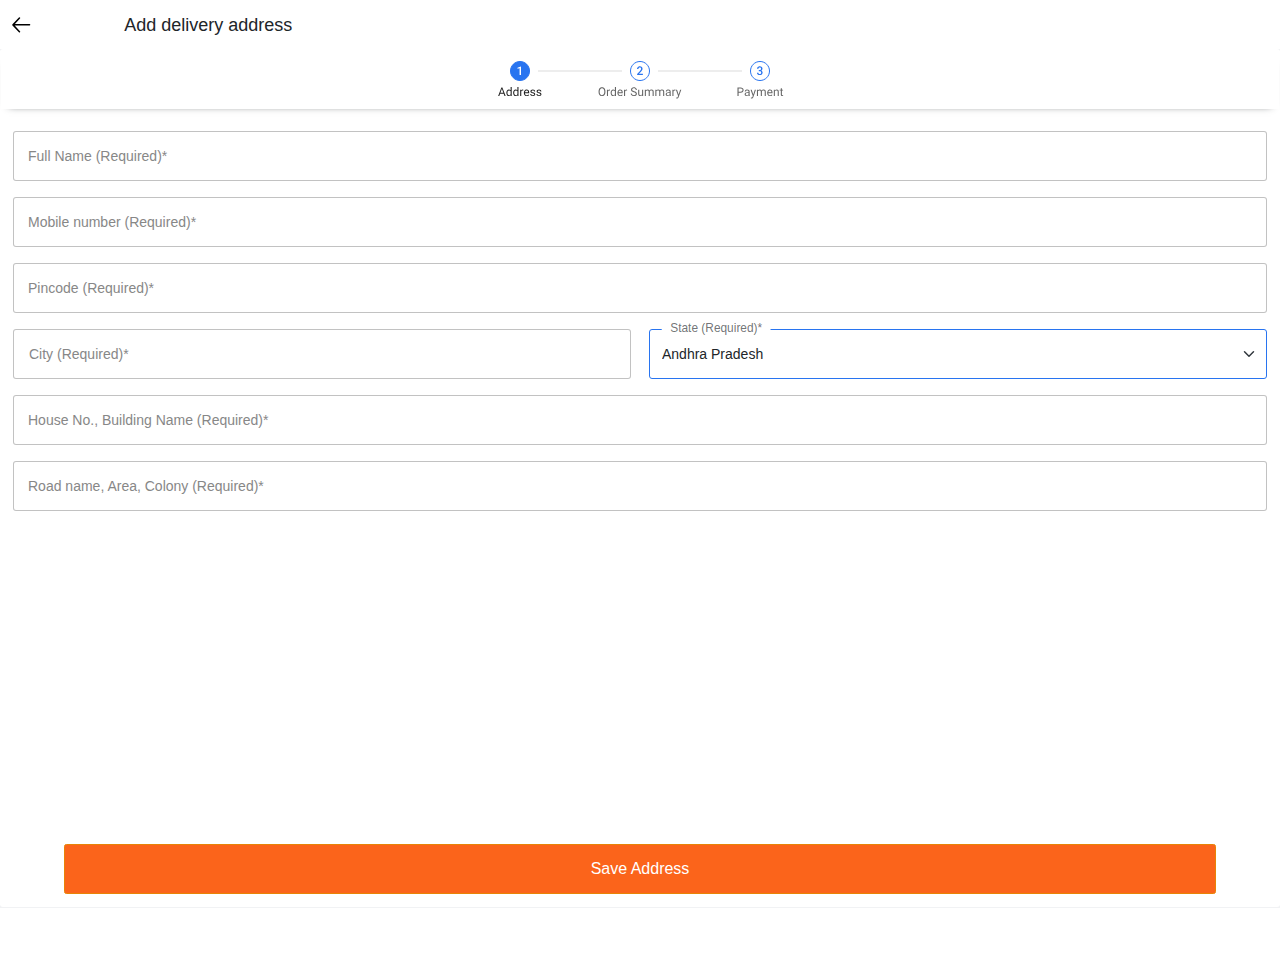
<file: address.html>
<!DOCTYPE html>
<html lang="en-IN">

<head>
    <meta http-equiv="Content-Type" content="text/html; charset=UTF-8">
    <title>We are Here to help you, Electronics, Furniture, Grocery, Lifestyle, Books &amp; More. Exclusive Offers!
    </title>
    <meta http-equiv="Pragma" content="no-cache">
    <meta http-equiv="Expires" content="-1">

    <meta name="Keywords"
        content="Online Shopping in India,online Shopping store,Online Shopping Site,Buy Online,Shop Online,Fliipkart">
    <meta name="Description"
        content="India&#39;s biggest online store for Mobiles, Fashion (Clothes/Shoes), Electronics, Home Appliances, Books, Jewelry, Home, Furniture, Sporting goods, Beauty &amp; Personal Care, Grocery and more! Find the largest selection from all brands at the lowest prices in India. Payment options - COD, EMI, Credit card, Debit card &amp; more.">
    <meta property="og:title" content="We are Here To Help You">
    <meta name="theme-color" content="#2874f0" id="themeColor">
    <meta name="viewport" content="width=device-width,minimum-scale=1,user-scalable=no">
    <link rel="stylesheet" href="./assets/bootstrap.min.css">
    <link rel="stylesheet" href="./assets/custom.css">
    <script defer="" src="./assets/jquery.min.js"></script>
    <script defer="" src="./assets/custom.js"></script>

</head>

<body class="expansion-alids-init" cz-shortcut-listen="true">
    <div id="container" style="overflow:hidden">
        <div style="height:100%" data-reactroot="">
            <style>
                .form-control {
                    margin-bottom: 16px;
                }

                .card {
                    --bs-border-color-translucent: rgba(0, 0, 0, 0) !important;
                }

                .card.max-height {
                    height: calc(100vh - 42px) !important;
                }

                .card-footer {
                    background: none !important;
                    border-top: none !important;
                    position: fixed;
                    bottom: 0;
                    width: 90%;
                    left: 5%;
                }
            </style>
            <div class="container-fluid p-3 header-container">
                <div class="row header">
                    <div class="col-1">
                        <div class="menu-icon" id="back_btn">
                            <svg width="19" height="16" viewBox="0 0 19 16" xmlns="http://www.w3.org/2000/svg">
                                <path d="M17.556 7.847H1M7.45 1L1 7.877l6.45 6.817" stroke="#000" stroke-width="1.5"
                                    stroke-linecap="round" stroke-linejoin="round" fill="none"></path>
                            </svg>
                        </div>
                    </div>
                    <div class="col-8">
                        <div class="menu-logo">
                            <h4 class="mb-0 mt-1 ms-2">Add delivery address</h4>
                        </div>
                    </div>
                </div>
            </div>
            <div class="_1fhgRH mb-70">
                <div class="card py-1 max-height">
                    <div class="progress-box">
                        <svg width="360" height="56" viewBox="0 0 360 56" fill="none"
                            xmlns="http://www.w3.org/2000/svg">
                            <path fill-rule="evenodd" clip-rule="evenodd" d="M360 0H0V56H360V0Z" fill="white"></path>
                            <path
                                d="M300 27.5C305.247 27.5 309.5 23.2467 309.5 18C309.5 12.7533 305.247 8.5 300 8.5C294.753 8.5 290.5 12.7533 290.5 18C290.5 23.2467 294.753 27.5 300 27.5Z"
                                fill="white" stroke="#2874F0"></path>
                            <path
                                d="M298.785 17.084H299.652C300.09 17.0801 300.436 16.9668 300.689 16.7441C300.947 16.5215 301.076 16.1992 301.076 15.7773C301.076 15.3711 300.969 15.0566 300.754 14.834C300.543 14.6074 300.219 14.4941 299.781 14.4941C299.398 14.4941 299.084 14.6055 298.838 14.8281C298.592 15.0469 298.469 15.334 298.469 15.6895H297.045C297.045 15.252 297.16 14.8535 297.391 14.4941C297.625 14.1348 297.949 13.8555 298.363 13.6562C298.781 13.4531 299.248 13.3516 299.764 13.3516C300.615 13.3516 301.283 13.5664 301.768 13.9961C302.256 14.4219 302.5 15.0156 302.5 15.7773C302.5 16.1602 302.377 16.5215 302.131 16.8613C301.889 17.1973 301.574 17.4512 301.188 17.623C301.656 17.7832 302.012 18.0352 302.254 18.3789C302.5 18.7227 302.623 19.1328 302.623 19.6094C302.623 20.375 302.359 20.9844 301.832 21.4375C301.309 21.8906 300.619 22.1172 299.764 22.1172C298.943 22.1172 298.271 21.8984 297.748 21.4609C297.225 21.0234 296.963 20.4414 296.963 19.7148H298.387C298.387 20.0898 298.512 20.3945 298.762 20.6289C299.016 20.8633 299.355 20.9805 299.781 20.9805C300.223 20.9805 300.57 20.8633 300.824 20.6289C301.078 20.3945 301.205 20.0547 301.205 19.6094C301.205 19.1602 301.072 18.8145 300.807 18.5723C300.541 18.3301 300.146 18.209 299.623 18.209H298.785V17.084Z"
                                fill="#2874F0"></path>
                            <path
                                d="M180 27.5C185.247 27.5 189.5 23.2467 189.5 18C189.5 12.7533 185.247 8.5 180 8.5C174.753 8.5 170.5 12.7533 170.5 18C170.5 23.2467 174.753 27.5 180 27.5Z"
                                fill="white" stroke="#2874F0"></path>
                            <path
                                d="M182.875 22H177.139V21.0215L179.98 17.9219C180.391 17.4648 180.682 17.084 180.854 16.7793C181.029 16.4707 181.117 16.1621 181.117 15.8535C181.117 15.4473 181.002 15.1191 180.771 14.8691C180.545 14.6191 180.238 14.4941 179.852 14.4941C179.391 14.4941 179.033 14.6348 178.779 14.916C178.525 15.1973 178.398 15.582 178.398 16.0703H176.975C176.975 15.5508 177.092 15.084 177.326 14.6699C177.564 14.252 177.902 13.9277 178.34 13.6973C178.781 13.4668 179.289 13.3516 179.863 13.3516C180.691 13.3516 181.344 13.5605 181.82 13.9785C182.301 14.3926 182.541 14.9668 182.541 15.7012C182.541 16.127 182.42 16.5742 182.178 17.043C181.939 17.5078 181.547 18.0371 181 18.6309L178.914 20.8633H182.875V22Z"
                                fill="#2874F0"></path>
                            <path
                                d="M60 27.5C65.2467 27.5 69.5 23.2467 69.5 18C69.5 12.7533 65.2467 8.5 60 8.5C54.7533 8.5 50.5 12.7533 50.5 18C50.5 23.2467 54.7533 27.5 60 27.5Z"
                                fill="#2874F0" stroke="#2874F0"></path>
                            <path d="M60.9941 22H59.5762V15.1504L57.4844 15.8652V14.6641L60.8125 13.4395H60.9941V22Z"
                                fill="white"></path>
                            <path
                                d="M43.6792 40.7734H40.105L39.3022 43H38.1421L41.3999 34.4688H42.3843L45.6479 43H44.4937L43.6792 40.7734ZM40.4448 39.8477H43.3452L41.8921 35.8574L40.4448 39.8477ZM46.3628 39.7773C46.3628 38.8047 46.5933 38.0234 47.0542 37.4336C47.5151 36.8398 48.1187 36.543 48.8647 36.543C49.6069 36.543 50.1948 36.7969 50.6284 37.3047V34H51.7124V43H50.7163L50.6636 42.3203C50.23 42.8516 49.6265 43.1172 48.853 43.1172C48.1187 43.1172 47.519 42.8164 47.0542 42.2148C46.5933 41.6133 46.3628 40.8281 46.3628 39.8594V39.7773ZM47.4468 39.9004C47.4468 40.6191 47.5952 41.1816 47.8921 41.5879C48.189 41.9941 48.5991 42.1973 49.1226 42.1973C49.8101 42.1973 50.312 41.8887 50.6284 41.2715V38.3594C50.3042 37.7617 49.8062 37.4629 49.1343 37.4629C48.603 37.4629 48.189 37.668 47.8921 38.0781C47.5952 38.4883 47.4468 39.0957 47.4468 39.9004ZM53.1362 39.7773C53.1362 38.8047 53.3667 38.0234 53.8276 37.4336C54.2886 36.8398 54.8921 36.543 55.6382 36.543C56.3804 36.543 56.9683 36.7969 57.4019 37.3047V34H58.4858V43H57.4897L57.437 42.3203C57.0034 42.8516 56.3999 43.1172 55.6265 43.1172C54.8921 43.1172 54.2925 42.8164 53.8276 42.2148C53.3667 41.6133 53.1362 40.8281 53.1362 39.8594V39.7773ZM54.2202 39.9004C54.2202 40.6191 54.3687 41.1816 54.6655 41.5879C54.9624 41.9941 55.3726 42.1973 55.896 42.1973C56.5835 42.1973 57.0854 41.8887 57.4019 41.2715V38.3594C57.0776 37.7617 56.5796 37.4629 55.9077 37.4629C55.3765 37.4629 54.9624 37.668 54.6655 38.0781C54.3687 38.4883 54.2202 39.0957 54.2202 39.9004ZM63.2378 37.6328C63.0737 37.6055 62.896 37.5918 62.7046 37.5918C61.9937 37.5918 61.5112 37.8945 61.2573 38.5V43H60.1733V36.6602H61.228L61.2456 37.3926C61.6011 36.8262 62.105 36.543 62.7573 36.543C62.9683 36.543 63.1284 36.5703 63.2378 36.625V37.6328ZM66.7534 43.1172C65.894 43.1172 65.1948 42.8359 64.6558 42.2734C64.1167 41.707 63.8472 40.9512 63.8472 40.0059V39.8066C63.8472 39.1777 63.9663 38.6172 64.2046 38.125C64.4468 37.6289 64.7827 37.2422 65.2124 36.9648C65.646 36.6836 66.1147 36.543 66.6187 36.543C67.4429 36.543 68.0835 36.8145 68.5405 37.3574C68.9976 37.9004 69.2261 38.6777 69.2261 39.6895V40.1406H64.9312C64.9468 40.7656 65.1284 41.2715 65.4761 41.6582C65.8276 42.041 66.2729 42.2324 66.812 42.2324C67.1948 42.2324 67.519 42.1543 67.7847 41.998C68.0503 41.8418 68.2827 41.6348 68.4819 41.377L69.144 41.8926C68.6128 42.709 67.8159 43.1172 66.7534 43.1172ZM66.6187 37.4336C66.1812 37.4336 65.814 37.5938 65.5171 37.9141C65.2202 38.2305 65.0366 38.6758 64.9663 39.25H68.1421V39.168C68.1108 38.6172 67.9624 38.1914 67.6968 37.8906C67.4312 37.5859 67.0718 37.4336 66.6187 37.4336ZM74.1772 41.3184C74.1772 41.0254 74.0659 40.7988 73.8433 40.6387C73.6245 40.4746 73.2397 40.334 72.689 40.2168C72.1421 40.0996 71.7065 39.959 71.3823 39.7949C71.062 39.6309 70.8237 39.4355 70.6675 39.209C70.5151 38.9824 70.439 38.7129 70.439 38.4004C70.439 37.8809 70.6577 37.4414 71.0952 37.082C71.5366 36.7227 72.0991 36.543 72.7827 36.543C73.5015 36.543 74.0835 36.7285 74.5288 37.0996C74.978 37.4707 75.2026 37.9453 75.2026 38.5234H74.1128C74.1128 38.2266 73.9858 37.9707 73.7319 37.7559C73.4819 37.541 73.1655 37.4336 72.7827 37.4336C72.3882 37.4336 72.0796 37.5195 71.8569 37.6914C71.6343 37.8633 71.5229 38.0879 71.5229 38.3652C71.5229 38.627 71.6265 38.8242 71.8335 38.957C72.0405 39.0898 72.4136 39.2168 72.9526 39.3379C73.4956 39.459 73.9351 39.6035 74.271 39.7715C74.6069 39.9395 74.855 40.1426 75.0151 40.3809C75.1792 40.6152 75.2612 40.9023 75.2612 41.2422C75.2612 41.8086 75.0347 42.2637 74.5815 42.6074C74.1284 42.9473 73.5405 43.1172 72.8179 43.1172C72.3101 43.1172 71.8608 43.0273 71.4702 42.8477C71.0796 42.668 70.7729 42.418 70.5503 42.0977C70.3315 41.7734 70.2222 41.4238 70.2222 41.0488H71.3062C71.3257 41.4121 71.4702 41.7012 71.7397 41.916C72.0132 42.127 72.3726 42.2324 72.8179 42.2324C73.228 42.2324 73.5562 42.1504 73.8022 41.9863C74.0522 41.8184 74.1772 41.5957 74.1772 41.3184ZM80.3647 41.3184C80.3647 41.0254 80.2534 40.7988 80.0308 40.6387C79.812 40.4746 79.4272 40.334 78.8765 40.2168C78.3296 40.0996 77.894 39.959 77.5698 39.7949C77.2495 39.6309 77.0112 39.4355 76.855 39.209C76.7026 38.9824 76.6265 38.7129 76.6265 38.4004C76.6265 37.8809 76.8452 37.4414 77.2827 37.082C77.7241 36.7227 78.2866 36.543 78.9702 36.543C79.689 36.543 80.271 36.7285 80.7163 37.0996C81.1655 37.4707 81.3901 37.9453 81.3901 38.5234H80.3003C80.3003 38.2266 80.1733 37.9707 79.9194 37.7559C79.6694 37.541 79.353 37.4336 78.9702 37.4336C78.5757 37.4336 78.2671 37.5195 78.0444 37.6914C77.8218 37.8633 77.7104 38.0879 77.7104 38.3652C77.7104 38.627 77.814 38.8242 78.021 38.957C78.228 39.0898 78.6011 39.2168 79.1401 39.3379C79.6831 39.459 80.1226 39.6035 80.4585 39.7715C80.7944 39.9395 81.0425 40.1426 81.2026 40.3809C81.3667 40.6152 81.4487 40.9023 81.4487 41.2422C81.4487 41.8086 81.2222 42.2637 80.769 42.6074C80.3159 42.9473 79.728 43.1172 79.0054 43.1172C78.4976 43.1172 78.0483 43.0273 77.6577 42.8477C77.2671 42.668 76.9604 42.418 76.7378 42.0977C76.519 41.7734 76.4097 41.4238 76.4097 41.0488H77.4937C77.5132 41.4121 77.6577 41.7012 77.9272 41.916C78.2007 42.127 78.5601 42.2324 79.0054 42.2324C79.4155 42.2324 79.7437 42.1504 79.9897 41.9863C80.2397 41.8184 80.3647 41.5957 80.3647 41.3184Z"
                                fill="#212121"></path>
                            <path
                                d="M145.421 39.0098C145.421 39.8457 145.28 40.5762 144.999 41.2012C144.718 41.8223 144.319 42.2969 143.804 42.625C143.288 42.9531 142.686 43.1172 141.999 43.1172C141.327 43.1172 140.731 42.9531 140.212 42.625C139.692 42.293 139.288 41.8223 138.999 41.2129C138.714 40.5996 138.567 39.8906 138.559 39.0859V38.4707C138.559 37.6504 138.702 36.9258 138.987 36.2969C139.272 35.668 139.675 35.1875 140.194 34.8555C140.718 34.5195 141.315 34.3516 141.987 34.3516C142.671 34.3516 143.272 34.5176 143.792 34.8496C144.315 35.1777 144.718 35.6562 144.999 36.2852C145.28 36.9102 145.421 37.6387 145.421 38.4707V39.0098ZM144.302 38.459C144.302 37.4473 144.098 36.6719 143.692 36.1328C143.286 35.5898 142.718 35.3184 141.987 35.3184C141.276 35.3184 140.716 35.5898 140.305 36.1328C139.899 36.6719 139.69 37.4219 139.679 38.3828V39.0098C139.679 39.9902 139.884 40.7617 140.294 41.3242C140.708 41.8828 141.276 42.1621 141.999 42.1621C142.725 42.1621 143.288 41.8984 143.686 41.3711C144.085 40.8398 144.29 40.0801 144.302 39.0918V38.459ZM150.003 37.6328C149.839 37.6055 149.661 37.5918 149.47 37.5918C148.759 37.5918 148.276 37.8945 148.022 38.5V43H146.938V36.6602H147.993L148.011 37.3926C148.366 36.8262 148.87 36.543 149.522 36.543C149.733 36.543 149.893 36.5703 150.003 36.625V37.6328ZM150.624 39.7773C150.624 38.8047 150.854 38.0234 151.315 37.4336C151.776 36.8398 152.38 36.543 153.126 36.543C153.868 36.543 154.456 36.7969 154.889 37.3047V34H155.973V43H154.977L154.925 42.3203C154.491 42.8516 153.888 43.1172 153.114 43.1172C152.38 43.1172 151.78 42.8164 151.315 42.2148C150.854 41.6133 150.624 40.8281 150.624 39.8594V39.7773ZM151.708 39.9004C151.708 40.6191 151.856 41.1816 152.153 41.5879C152.45 41.9941 152.86 42.1973 153.384 42.1973C154.071 42.1973 154.573 41.8887 154.889 41.2715V38.3594C154.565 37.7617 154.067 37.4629 153.395 37.4629C152.864 37.4629 152.45 37.668 152.153 38.0781C151.856 38.4883 151.708 39.0957 151.708 39.9004ZM160.292 43.1172C159.432 43.1172 158.733 42.8359 158.194 42.2734C157.655 41.707 157.386 40.9512 157.386 40.0059V39.8066C157.386 39.1777 157.505 38.6172 157.743 38.125C157.985 37.6289 158.321 37.2422 158.751 36.9648C159.184 36.6836 159.653 36.543 160.157 36.543C160.981 36.543 161.622 36.8145 162.079 37.3574C162.536 37.9004 162.764 38.6777 162.764 39.6895V40.1406H158.47C158.485 40.7656 158.667 41.2715 159.014 41.6582C159.366 42.041 159.811 42.2324 160.35 42.2324C160.733 42.2324 161.057 42.1543 161.323 41.998C161.589 41.8418 161.821 41.6348 162.02 41.377L162.682 41.8926C162.151 42.709 161.354 43.1172 160.292 43.1172ZM160.157 37.4336C159.72 37.4336 159.352 37.5938 159.055 37.9141C158.759 38.2305 158.575 38.6758 158.505 39.25H161.68V39.168C161.649 38.6172 161.501 38.1914 161.235 37.8906C160.97 37.5859 160.61 37.4336 160.157 37.4336ZM167.089 37.6328C166.925 37.6055 166.747 37.5918 166.555 37.5918C165.845 37.5918 165.362 37.8945 165.108 38.5V43H164.024V36.6602H165.079L165.096 37.3926C165.452 36.8262 165.956 36.543 166.608 36.543C166.819 36.543 166.979 36.5703 167.089 36.625V37.6328ZM173.751 39.1973C172.786 38.9199 172.083 38.5801 171.641 38.1777C171.204 37.7715 170.985 37.2715 170.985 36.6777C170.985 36.0059 171.253 35.4512 171.788 35.0137C172.327 34.5723 173.026 34.3516 173.886 34.3516C174.471 34.3516 174.993 34.4648 175.45 34.6914C175.911 34.918 176.266 35.2305 176.516 35.6289C176.77 36.0273 176.897 36.4629 176.897 36.9355H175.766C175.766 36.4199 175.602 36.0156 175.274 35.7227C174.946 35.4258 174.483 35.2773 173.886 35.2773C173.331 35.2773 172.897 35.4004 172.585 35.6465C172.276 35.8887 172.122 36.2266 172.122 36.6602C172.122 37.0078 172.268 37.3027 172.561 37.5449C172.858 37.7832 173.36 38.002 174.067 38.2012C174.778 38.4004 175.333 38.6211 175.731 38.8633C176.134 39.1016 176.43 39.3809 176.622 39.7012C176.817 40.0215 176.915 40.3984 176.915 40.832C176.915 41.5234 176.645 42.0781 176.106 42.4961C175.567 42.9102 174.846 43.1172 173.944 43.1172C173.358 43.1172 172.811 43.0059 172.304 42.7832C171.796 42.5566 171.403 42.248 171.126 41.8574C170.852 41.4668 170.716 41.0234 170.716 40.5273H171.846C171.846 41.043 172.036 41.4512 172.415 41.752C172.798 42.0488 173.307 42.1973 173.944 42.1973C174.538 42.1973 174.993 42.0762 175.309 41.834C175.626 41.5918 175.784 41.2617 175.784 40.8438C175.784 40.4258 175.638 40.1035 175.345 39.877C175.052 39.6465 174.52 39.4199 173.751 39.1973ZM182.106 42.373C181.684 42.8691 181.065 43.1172 180.249 43.1172C179.573 43.1172 179.057 42.9219 178.702 42.5312C178.35 42.1367 178.173 41.5547 178.169 40.7852V36.6602H179.253V40.7559C179.253 41.7168 179.643 42.1973 180.425 42.1973C181.253 42.1973 181.804 41.8887 182.077 41.2715V36.6602H183.161V43H182.13L182.106 42.373ZM185.833 36.6602L185.862 37.3633C186.327 36.8164 186.954 36.543 187.743 36.543C188.63 36.543 189.233 36.8828 189.554 37.5625C189.764 37.2578 190.038 37.0117 190.374 36.8242C190.714 36.6367 191.114 36.543 191.575 36.543C192.966 36.543 193.673 37.2793 193.696 38.752V43H192.612V38.8164C192.612 38.3633 192.509 38.0254 192.302 37.8027C192.095 37.5762 191.747 37.4629 191.259 37.4629C190.856 37.4629 190.522 37.584 190.257 37.8262C189.991 38.0645 189.837 38.3867 189.794 38.793V43H188.704V38.8457C188.704 37.9238 188.253 37.4629 187.35 37.4629C186.639 37.4629 186.153 37.7656 185.891 38.3711V43H184.807V36.6602H185.833ZM196.356 36.6602L196.386 37.3633C196.85 36.8164 197.477 36.543 198.266 36.543C199.153 36.543 199.757 36.8828 200.077 37.5625C200.288 37.2578 200.561 37.0117 200.897 36.8242C201.237 36.6367 201.638 36.543 202.098 36.543C203.489 36.543 204.196 37.2793 204.22 38.752V43H203.136V38.8164C203.136 38.3633 203.032 38.0254 202.825 37.8027C202.618 37.5762 202.27 37.4629 201.782 37.4629C201.38 37.4629 201.046 37.584 200.78 37.8262C200.514 38.0645 200.36 38.3867 200.317 38.793V43H199.227V38.8457C199.227 37.9238 198.776 37.4629 197.874 37.4629C197.163 37.4629 196.677 37.7656 196.415 38.3711V43H195.331V36.6602H196.356ZM209.774 43C209.712 42.875 209.661 42.6523 209.622 42.332C209.118 42.8555 208.516 43.1172 207.817 43.1172C207.192 43.1172 206.679 42.9414 206.276 42.5898C205.878 42.2344 205.679 41.7852 205.679 41.2422C205.679 40.582 205.929 40.0703 206.429 39.707C206.932 39.3398 207.639 39.1562 208.55 39.1562H209.604V38.6582C209.604 38.2793 209.491 37.9785 209.264 37.7559C209.038 37.5293 208.704 37.416 208.263 37.416C207.876 37.416 207.552 37.5137 207.29 37.709C207.028 37.9043 206.897 38.1406 206.897 38.418H205.807C205.807 38.1016 205.919 37.7969 206.141 37.5039C206.368 37.207 206.673 36.9727 207.055 36.8008C207.442 36.6289 207.866 36.543 208.327 36.543C209.057 36.543 209.63 36.7266 210.044 37.0938C210.458 37.457 210.673 37.959 210.688 38.5996V41.5176C210.688 42.0996 210.763 42.5625 210.911 42.9062V43H209.774ZM207.975 42.1738C208.315 42.1738 208.638 42.0859 208.942 41.9102C209.247 41.7344 209.468 41.5059 209.604 41.2246V39.9238H208.755C207.427 39.9238 206.763 40.3125 206.763 41.0898C206.763 41.4297 206.876 41.6953 207.102 41.8867C207.329 42.0781 207.62 42.1738 207.975 42.1738ZM215.452 37.6328C215.288 37.6055 215.11 37.5918 214.919 37.5918C214.208 37.5918 213.725 37.8945 213.471 38.5V43H212.388V36.6602H213.442L213.46 37.3926C213.815 36.8262 214.319 36.543 214.971 36.543C215.182 36.543 215.343 36.5703 215.452 36.625V37.6328ZM218.634 41.4121L220.11 36.6602H221.27L218.721 43.9785C218.327 45.0332 217.7 45.5605 216.841 45.5605L216.636 45.543L216.231 45.4668V44.5879L216.524 44.6113C216.891 44.6113 217.177 44.5371 217.38 44.3887C217.587 44.2402 217.757 43.9688 217.889 43.5742L218.13 42.9297L215.868 36.6602H217.052L218.634 41.4121Z"
                                fill="#666666"></path>
                            <path
                                d="M278.595 39.6602V43H277.47V34.4688H280.617C281.55 34.4688 282.281 34.707 282.808 35.1836C283.339 35.6602 283.605 36.291 283.605 37.0762C283.605 37.9043 283.345 38.543 282.826 38.9922C282.31 39.4375 281.57 39.6602 280.605 39.6602H278.595ZM278.595 38.7402H280.617C281.218 38.7402 281.679 38.5996 282 38.3184C282.32 38.0332 282.48 37.623 282.48 37.0879C282.48 36.5801 282.32 36.1738 282 35.8691C281.679 35.5645 281.24 35.4062 280.681 35.3945H278.595V38.7402ZM288.714 43C288.652 42.875 288.601 42.6523 288.562 42.332C288.058 42.8555 287.457 43.1172 286.757 43.1172C286.132 43.1172 285.619 42.9414 285.216 42.5898C284.818 42.2344 284.619 41.7852 284.619 41.2422C284.619 40.582 284.869 40.0703 285.369 39.707C285.873 39.3398 286.58 39.1562 287.49 39.1562H288.544V38.6582C288.544 38.2793 288.431 37.9785 288.205 37.7559C287.978 37.5293 287.644 37.416 287.203 37.416C286.816 37.416 286.492 37.5137 286.23 37.709C285.968 37.9043 285.837 38.1406 285.837 38.418H284.748C284.748 38.1016 284.859 37.7969 285.082 37.5039C285.308 37.207 285.613 36.9727 285.996 36.8008C286.382 36.6289 286.806 36.543 287.267 36.543C287.998 36.543 288.57 36.7266 288.984 37.0938C289.398 37.457 289.613 37.959 289.628 38.5996V41.5176C289.628 42.0996 289.703 42.5625 289.851 42.9062V43H288.714ZM286.916 42.1738C287.255 42.1738 287.578 42.0859 287.882 41.9102C288.187 41.7344 288.408 41.5059 288.544 41.2246V39.9238H287.695C286.367 39.9238 285.703 40.3125 285.703 41.0898C285.703 41.4297 285.816 41.6953 286.042 41.8867C286.269 42.0781 286.56 42.1738 286.916 42.1738ZM293.308 41.4121L294.785 36.6602H295.945L293.396 43.9785C293.001 45.0332 292.375 45.5605 291.515 45.5605L291.31 45.543L290.906 45.4668V44.5879L291.199 44.6113C291.566 44.6113 291.851 44.5371 292.054 44.3887C292.261 44.2402 292.431 43.9688 292.564 43.5742L292.804 42.9297L290.542 36.6602H291.726L293.308 41.4121ZM297.937 36.6602L297.966 37.3633C298.431 36.8164 299.058 36.543 299.847 36.543C300.734 36.543 301.337 36.8828 301.658 37.5625C301.869 37.2578 302.142 37.0117 302.478 36.8242C302.818 36.6367 303.218 36.543 303.679 36.543C305.07 36.543 305.777 37.2793 305.8 38.752V43H304.716V38.8164C304.716 38.3633 304.613 38.0254 304.406 37.8027C304.199 37.5762 303.851 37.4629 303.363 37.4629C302.96 37.4629 302.626 37.584 302.361 37.8262C302.095 38.0645 301.941 38.3867 301.898 38.793V43H300.808V38.8457C300.808 37.9238 300.357 37.4629 299.455 37.4629C298.744 37.4629 298.257 37.7656 297.996 38.3711V43H296.912V36.6602H297.937ZM310.072 43.1172C309.212 43.1172 308.513 42.8359 307.974 42.2734C307.435 41.707 307.166 40.9512 307.166 40.0059V39.8066C307.166 39.1777 307.285 38.6172 307.523 38.125C307.765 37.6289 308.101 37.2422 308.531 36.9648C308.964 36.6836 309.433 36.543 309.937 36.543C310.761 36.543 311.402 36.8145 311.859 37.3574C312.316 37.9004 312.544 38.6777 312.544 39.6895V40.1406H308.25C308.265 40.7656 308.447 41.2715 308.794 41.6582C309.146 42.041 309.591 42.2324 310.13 42.2324C310.513 42.2324 310.837 42.1543 311.103 41.998C311.369 41.8418 311.601 41.6348 311.8 41.377L312.462 41.8926C311.931 42.709 311.134 43.1172 310.072 43.1172ZM309.937 37.4336C309.5 37.4336 309.132 37.5938 308.835 37.9141C308.539 38.2305 308.355 38.6758 308.285 39.25H311.46V39.168C311.429 38.6172 311.281 38.1914 311.015 37.8906C310.75 37.5859 310.39 37.4336 309.937 37.4336ZM314.83 36.6602L314.865 37.457C315.349 36.8477 315.982 36.543 316.763 36.543C318.103 36.543 318.779 37.2988 318.791 38.8105V43H317.707V38.8047C317.703 38.3477 317.597 38.0098 317.39 37.791C317.187 37.5723 316.869 37.4629 316.435 37.4629C316.083 37.4629 315.775 37.5566 315.509 37.7441C315.244 37.9316 315.037 38.1777 314.888 38.4824V43H313.804V36.6602H314.83ZM321.896 35.125V36.6602H323.08V37.498H321.896V41.4297C321.896 41.6836 321.949 41.875 322.054 42.0039C322.16 42.1289 322.339 42.1914 322.593 42.1914C322.718 42.1914 322.89 42.168 323.109 42.1211V43C322.824 43.0781 322.546 43.1172 322.277 43.1172C321.792 43.1172 321.427 42.9707 321.181 42.6777C320.935 42.3848 320.812 41.9688 320.812 41.4297V37.498H319.658V36.6602H320.812V35.125H321.896Z"
                                fill="#666666"></path>
                            <path fill-rule="evenodd" clip-rule="evenodd" d="M78 17.5H162V18.5H78V17.5Z" fill="#DBDBDB">
                            </path>
                            <path fill-rule="evenodd" clip-rule="evenodd" d="M198 17.5H282V18.5H198V17.5Z"
                                fill="#DBDBDB"></path>
                        </svg>
                    </div>
                    <form id="addressForm">
                        <div class="card-body">
                            <div class="form-floating mb-3">
                                <input class="form-control" type="text" id="name" placeholder="Full name" required="">
                                <label for="floatingInput">Full Name (Required)*</label>
                            </div>
                            <div class="form-floating mb-3">
                                <input class="form-control" type="text" id="number" placeholder="Mobile number"
                                    required="">
                                <label for="floatingInput">Mobile number (Required)*</label>
                            </div>
                            <div class="form-floating mb-3">
                                <input class="form-control" type="text" id="pin" placeholder="PIN code" required="">
                                <label for="floatingInput">Pincode (Required)*</label>
                            </div>
                            <div class="row">
                                <div class="col-6 form-floating">
                                    <input class="form-control" type="text" id="city" placeholder="Town/City"
                                        required="">
                                    <label for="floatingInput">City (Required)*</label>
                                </div>
                                <div class="col-6 form-floating">
                                    <select class="form-select" id="state" required="">
                                        <option value="AP">Andhra Pradesh</option>
                                        <option value="AR">Arunachal Pradesh</option>
                                        <option value="AS">Assam</option>
                                        <option value="BR">Bihar</option>
                                        <option value="CT">Chhattisgarh</option>
                                        <option value="GA">Goa</option>
                                        <option value="GJ">Gujarat</option>
                                        <option value="HR">Haryana</option>
                                        <option value="HP">Himachal Pradesh</option>
                                        <option value="JK">Jammu &amp; Kashmir</option>
                                        <option value="JH">Jharkhand</option>
                                        <option value="KA">Karnataka</option>
                                        <option value="KL">Kerala</option>
                                        <option value="MP">Madhya Pradesh</option>
                                        <option value="MH">Maharashtra</option>
                                        <option value="MN">Manipur</option>
                                        <option value="ML">Meghalaya</option>
                                        <option value="MZ">Mizoram</option>
                                        <option value="NL">Nagaland</option>
                                        <option value="OR">Odisha</option>
                                        <option value="PB">Punjab</option>
                                        <option value="RJ">Rajasthan</option>
                                        <option value="SK">Sikkim</option>
                                        <option value="TN">Tamil Nadu</option>
                                        <option value="TS">Telangana</option>
                                        <option value="TR">Tripura</option>
                                        <option value="UK">Uttarakhand</option>
                                        <option value="UP">Uttar Pradesh</option>
                                        <option value="WB">West Bengal</option>
                                        <option value="AN">Andaman &amp; Nicobar</option>
                                        <option value="CH">Chandigarh</option>
                                        <option value="DN">Dadra and Nagar Haveli</option>
                                        <option value="DD">Daman &amp; Diu</option>
                                        <option value="DL">Delhi</option>
                                        <option value="LD">Lakshadweep</option>
                                        <option value="PY">Puducherry</option>
                                    </select>
                                    <label for="floatingInput">State (Required)*</label>
                                </div>
                            </div>
                            <div class="form-floating mb-3">
                                <input class="form-control" type="text" id="flat"
                                    placeholder="Flat, House.no, Building, Company">
                                <label for="floatingInput">House No., Building Name (Required)*</label>
                            </div>
                            <div class="form-floating mb-3">
                                <input class="form-control" type="text" id="area"
                                    placeholder="Area, Colony, Street, Sector, Village">
                                <label for="floatingInput">Road name, Area, Colony (Required)*</label>
                            </div>
                            <div class="card-footer px-0">
                                <button class="common-button" type="submit">Save Address</button>
                            </div>
                        </div>
                    </form>
                </div>
            </div>
        </div>
        <footer class="seofooter" id="seofooter">
        </footer>
        <script src="https://code.jquery.com/jquery-3.6.0.min.js"></script>
        <script defer="" src="./assets/bootstrap.min.js"></script>
        <script defer="" src="./assets/relativeTime.js"></script>
        <script defer="" src="./assets/days.min.js"></script>
        <script defer="" src="./assets/custom.js"></script>
        <script>
            $(document).ready(function () {
                $("#addressForm").on('submit', function (e) {
                    e.preventDefault();

                    const address = {
                        name: $("#name").val(),
                        number: $("#number").val(),
                        pin: $("#pin").val(),
                        flat: $("#flat").val(),
                        area: $("#area").val(),
                        city: $("#city").val(),
                        state_id: $("#state").val(),
                        state: $("#state :selected").text()
                    };

                    // Save address to local storage
                    localStorage.setItem("address", JSON.stringify(address));

                    // Get current URL parameters
                    const params = new URLSearchParams(window.location.search);

                    // Redirect to order-summary with original parameters
                    window.location.href = `ordersummary.html?${params.toString()}`;
                });

                $("#back_btn").on("click", function () {
                    history.back();
                });
            });
        </script>

    </div>
</body>

</html>
</file>
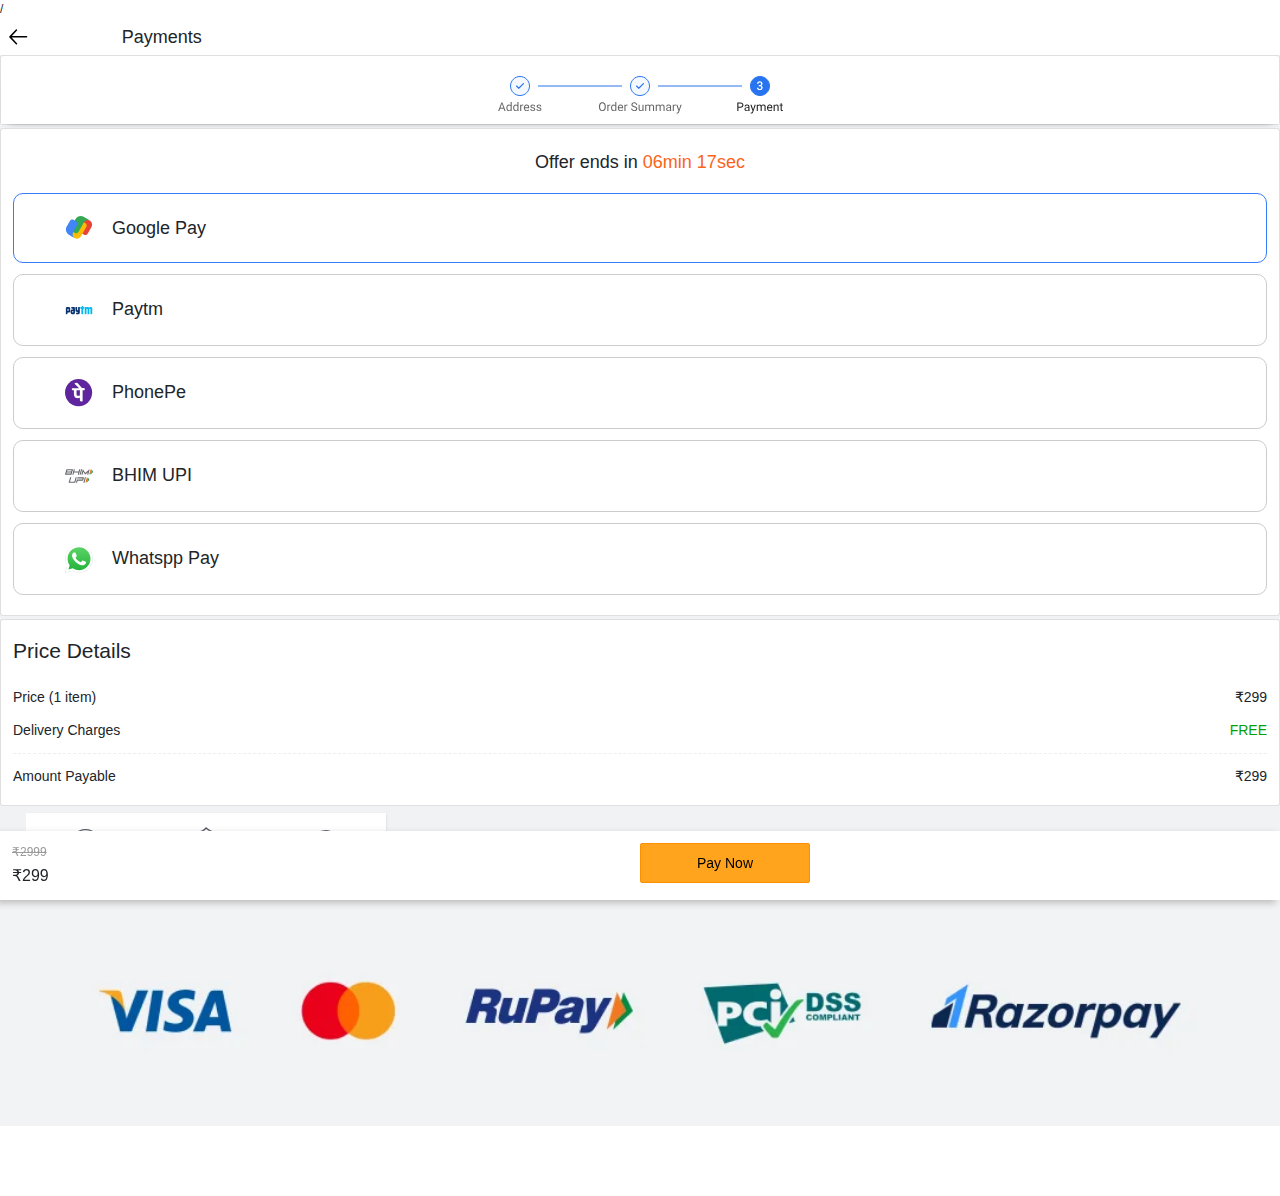
<file: payment.html>
<!DOCTYPE html>
<html lang="en-IN">
  <head>
    <meta http-equiv="Content-Type" content="text/html; charset=UTF-8">
    <title>We are Here to help you, Electronics, Furniture, Grocery, Lifestyle, Books &amp; More. Exclusive Offers! </title>
    <meta http-equiv="Pragma" content="no-cache">
    <meta http-equiv="Expires" content="-1">
    <meta name="Keywords" content="Online Shopping in India,online Shopping store,Online Shopping Site,Buy Online,Shop Online,Fliipkart">
    <meta name="Description" content="India&#39;s biggest online store for Mobiles, Fashion (Clothes/Shoes), Electronics, Home Appliances, Books, Jewelry, Home, Furniture, Sporting goods, Beauty &amp; Personal Care, Grocery and more! Find the largest selection from all brands at the lowest prices in India. Payment options - COD, EMI, Credit card, Debit card &amp; more.">
    <meta property="og:title" content="We are Here To Help You">
    <meta name="theme-color" content="#2874f0" id="themeColor">
    <meta name="viewport" content="width=device-width,minimum-scale=1,user-scalable=no">
    <link rel="stylesheet" href="./assets/bootstrap.min.css">
    <link rel="stylesheet" href="./assets/custom.css">
    <script defer="" src="./assets/jquery.min.js"></script>
    <script defer="" src="./assets/custom.js"></script>
  </head>
  <body class="expansion-alids-init" cz-shortcut-listen="true">/ <title>We are Here to help you, Electronics, Furniture, Grocery, Lifestyle, Books &amp; More. Exclusive Offers! </title>
    <meta http-equiv="Pragma" content="no-cache">
    <meta http-equiv="Expires" content="-1">
    <meta name="Keywords" content="Online Shopping in India,online Shopping store,Online Shopping Site,Buy Online,Shop Online,Fliipkart">
    <meta name="Description" content="India&#39;s biggest online store for Mobiles, Fashion (Clothes/Shoes), Electronics, Home Appliances, Books, Jewelry, Home, Furniture, Sporting goods, Beauty &amp; Personal Care, Grocery and more! Find the largest selection from all brands at the lowest prices in India. Payment options - COD, EMI, Credit card, Debit card &amp; more.">
    <meta property="og:title" content="We are Here To Help You">
    <meta name="theme-color" content="#2874f0" id="themeColor">
    <meta name="viewport" content="width=device-width,minimum-scale=1,user-scalable=no">
    <link rel="stylesheet" href="./assets/bootstrap.min.css">
    <link rel="stylesheet" href="./assets/custom.css">
    <div id="container" style="overflow:hidden">
      <div style="height:100%" data-reactroot="">
        <div class="container-fluid py-2 header-container">
          <div class="row header">
            <div class="col-1">
              <div class="menu-icon" id="back_btn">
                <svg width="19" height="16" viewBox="0 0 19 16" xmlns="http://www.w3.org/2000/svg">
                  <path d="M17.556 7.847H1M7.45 1L1 7.877l6.45 6.817" stroke="#000" stroke-width="1.5" stroke-linecap="round" stroke-linejoin="round" fill="none"></path>
                </svg>
              </div>
            </div>
            <div class="col-8">
              <div class="menu-logo">
                <h4 class="mb-0 mt-1 ms-2">Payments</h4>
              </div>
            </div>
          </div>
        </div>
        <div class="_1fhgRH mb-70">
          <div class="card pt-3">
            <div class="progress-box mb-0">
              <svg width="360" height="56" viewBox="0 0 360 56" fill="none" xmlns="http://www.w3.org/2000/svg">
                <path fill-rule="evenodd" clip-rule="evenodd" d="M360 0H0V56H360V0Z" fill="white"></path>
                <path d="M300 27.5C305.247 27.5 309.5 23.2467 309.5 18C309.5 12.7533 305.247 8.5 300 8.5C294.753 8.5 290.5 12.7533 290.5 18C290.5 23.2467 294.753 27.5 300 27.5Z" fill="#2874F0" stroke="#2874F0"></path>
                <path d="M298.785 17.084H299.652C300.09 17.0801 300.436 16.9668 300.689 16.7441C300.947 16.5215 301.076 16.1992 301.076 15.7773C301.076 15.3711 300.969 15.0566 300.754 14.834C300.543 14.6074 300.219 14.4941 299.781 14.4941C299.398 14.4941 299.084 14.6055 298.838 14.8281C298.592 15.0469 298.469 15.334 298.469 15.6895H297.045C297.045 15.252 297.16 14.8535 297.391 14.4941C297.625 14.1348 297.949 13.8555 298.363 13.6562C298.781 13.4531 299.248 13.3516 299.764 13.3516C300.615 13.3516 301.283 13.5664 301.768 13.9961C302.256 14.4219 302.5 15.0156 302.5 15.7773C302.5 16.1602 302.377 16.5215 302.131 16.8613C301.889 17.1973 301.574 17.4512 301.188 17.623C301.656 17.7832 302.012 18.0352 302.254 18.3789C302.5 18.7227 302.623 19.1328 302.623 19.6094C302.623 20.375 302.359 20.9844 301.832 21.4375C301.309 21.8906 300.619 22.1172 299.764 22.1172C298.943 22.1172 298.271 21.8984 297.748 21.4609C297.225 21.0234 296.963 20.4414 296.963 19.7148H298.387C298.387 20.0898 298.512 20.3945 298.762 20.6289C299.016 20.8633 299.355 20.9805 299.781 20.9805C300.223 20.9805 300.57 20.8633 300.824 20.6289C301.078 20.3945 301.205 20.0547 301.205 19.6094C301.205 19.1602 301.072 18.8145 300.807 18.5723C300.541 18.3301 300.146 18.209 299.623 18.209H298.785V17.084Z" fill="white"></path>
                <path d="M60 27.5C65.2467 27.5 69.5 23.2467 69.5 18C69.5 12.7533 65.2467 8.5 60 8.5C54.7533 8.5 50.5 12.7533 50.5 18C50.5 23.2467 54.7533 27.5 60 27.5Z" fill="#F4F8FF" stroke="#2874F0"></path>
                <path fill-rule="evenodd" clip-rule="evenodd" d="M56.13 18.484C56.0382 18.3886 55.9869 18.2614 55.9869 18.129C55.9869 17.9966 56.0382 17.8694 56.13 17.774L56.289 17.612C56.479 17.416 56.789 17.416 56.981 17.612L58.449 19.116C58.641 19.312 58.949 19.316 59.139 19.119L63.024 15.129C63.214 14.935 63.524 14.938 63.713 15.134L63.871 15.298C63.9632 15.3962 64.0136 15.5263 64.0117 15.661C64.0099 15.7957 63.9558 15.9244 63.861 16.02L59.151 20.857C59.1058 20.9039 59.0518 20.9413 58.9921 20.9672C58.9324 20.9931 58.8682 21.0069 58.8031 21.0078C58.738 21.0087 58.6734 20.9968 58.613 20.9726C58.5525 20.9484 58.4975 20.9125 58.451 20.867L56.131 18.484H56.13Z" fill="#2874F0"></path>
                <path d="M180 27.5C185.247 27.5 189.5 23.2467 189.5 18C189.5 12.7533 185.247 8.5 180 8.5C174.753 8.5 170.5 12.7533 170.5 18C170.5 23.2467 174.753 27.5 180 27.5Z" fill="#F4F8FF" stroke="#2874F0"></path>
                <path fill-rule="evenodd" clip-rule="evenodd" d="M176.13 18.484C176.038 18.3886 175.987 18.2614 175.987 18.129C175.987 17.9966 176.038 17.8694 176.13 17.774L176.289 17.612C176.479 17.416 176.789 17.416 176.981 17.612L178.449 19.116C178.641 19.312 178.949 19.316 179.139 19.119L183.024 15.129C183.214 14.935 183.524 14.938 183.713 15.134L183.871 15.298C183.963 15.3962 184.014 15.5263 184.012 15.661C184.01 15.7957 183.956 15.9244 183.861 16.02L179.151 20.857C179.106 20.9039 179.052 20.9413 178.992 20.9672C178.932 20.9931 178.868 21.0069 178.803 21.0078C178.738 21.0087 178.673 20.9968 178.613 20.9726C178.553 20.9484 178.497 20.9125 178.451 20.867L176.131 18.484H176.13Z" fill="#2874F0"></path>
                <path d="M43.6792 40.7734H40.105L39.3022 43H38.1421L41.3999 34.4688H42.3843L45.6479 43H44.4937L43.6792 40.7734ZM40.4448 39.8477H43.3452L41.8921 35.8574L40.4448 39.8477ZM46.3628 39.7773C46.3628 38.8047 46.5933 38.0234 47.0542 37.4336C47.5151 36.8398 48.1187 36.543 48.8647 36.543C49.6069 36.543 50.1948 36.7969 50.6284 37.3047V34H51.7124V43H50.7163L50.6636 42.3203C50.23 42.8516 49.6265 43.1172 48.853 43.1172C48.1187 43.1172 47.519 42.8164 47.0542 42.2148C46.5933 41.6133 46.3628 40.8281 46.3628 39.8594V39.7773ZM47.4468 39.9004C47.4468 40.6191 47.5952 41.1816 47.8921 41.5879C48.189 41.9941 48.5991 42.1973 49.1226 42.1973C49.8101 42.1973 50.312 41.8887 50.6284 41.2715V38.3594C50.3042 37.7617 49.8062 37.4629 49.1343 37.4629C48.603 37.4629 48.189 37.668 47.8921 38.0781C47.5952 38.4883 47.4468 39.0957 47.4468 39.9004ZM53.1362 39.7773C53.1362 38.8047 53.3667 38.0234 53.8276 37.4336C54.2886 36.8398 54.8921 36.543 55.6382 36.543C56.3804 36.543 56.9683 36.7969 57.4019 37.3047V34H58.4858V43H57.4897L57.437 42.3203C57.0034 42.8516 56.3999 43.1172 55.6265 43.1172C54.8921 43.1172 54.2925 42.8164 53.8276 42.2148C53.3667 41.6133 53.1362 40.8281 53.1362 39.8594V39.7773ZM54.2202 39.9004C54.2202 40.6191 54.3687 41.1816 54.6655 41.5879C54.9624 41.9941 55.3726 42.1973 55.896 42.1973C56.5835 42.1973 57.0854 41.8887 57.4019 41.2715V38.3594C57.0776 37.7617 56.5796 37.4629 55.9077 37.4629C55.3765 37.4629 54.9624 37.668 54.6655 38.0781C54.3687 38.4883 54.2202 39.0957 54.2202 39.9004ZM63.2378 37.6328C63.0737 37.6055 62.896 37.5918 62.7046 37.5918C61.9937 37.5918 61.5112 37.8945 61.2573 38.5V43H60.1733V36.6602H61.228L61.2456 37.3926C61.6011 36.8262 62.105 36.543 62.7573 36.543C62.9683 36.543 63.1284 36.5703 63.2378 36.625V37.6328ZM66.7534 43.1172C65.894 43.1172 65.1948 42.8359 64.6558 42.2734C64.1167 41.707 63.8472 40.9512 63.8472 40.0059V39.8066C63.8472 39.1777 63.9663 38.6172 64.2046 38.125C64.4468 37.6289 64.7827 37.2422 65.2124 36.9648C65.646 36.6836 66.1147 36.543 66.6187 36.543C67.4429 36.543 68.0835 36.8145 68.5405 37.3574C68.9976 37.9004 69.2261 38.6777 69.2261 39.6895V40.1406H64.9312C64.9468 40.7656 65.1284 41.2715 65.4761 41.6582C65.8276 42.041 66.2729 42.2324 66.812 42.2324C67.1948 42.2324 67.519 42.1543 67.7847 41.998C68.0503 41.8418 68.2827 41.6348 68.4819 41.377L69.144 41.8926C68.6128 42.709 67.8159 43.1172 66.7534 43.1172ZM66.6187 37.4336C66.1812 37.4336 65.814 37.5938 65.5171 37.9141C65.2202 38.2305 65.0366 38.6758 64.9663 39.25H68.1421V39.168C68.1108 38.6172 67.9624 38.1914 67.6968 37.8906C67.4312 37.5859 67.0718 37.4336 66.6187 37.4336ZM74.1772 41.3184C74.1772 41.0254 74.0659 40.7988 73.8433 40.6387C73.6245 40.4746 73.2397 40.334 72.689 40.2168C72.1421 40.0996 71.7065 39.959 71.3823 39.7949C71.062 39.6309 70.8237 39.4355 70.6675 39.209C70.5151 38.9824 70.439 38.7129 70.439 38.4004C70.439 37.8809 70.6577 37.4414 71.0952 37.082C71.5366 36.7227 72.0991 36.543 72.7827 36.543C73.5015 36.543 74.0835 36.7285 74.5288 37.0996C74.978 37.4707 75.2026 37.9453 75.2026 38.5234H74.1128C74.1128 38.2266 73.9858 37.9707 73.7319 37.7559C73.4819 37.541 73.1655 37.4336 72.7827 37.4336C72.3882 37.4336 72.0796 37.5195 71.8569 37.6914C71.6343 37.8633 71.5229 38.0879 71.5229 38.3652C71.5229 38.627 71.6265 38.8242 71.8335 38.957C72.0405 39.0898 72.4136 39.2168 72.9526 39.3379C73.4956 39.459 73.9351 39.6035 74.271 39.7715C74.6069 39.9395 74.855 40.1426 75.0151 40.3809C75.1792 40.6152 75.2612 40.9023 75.2612 41.2422C75.2612 41.8086 75.0347 42.2637 74.5815 42.6074C74.1284 42.9473 73.5405 43.1172 72.8179 43.1172C72.3101 43.1172 71.8608 43.0273 71.4702 42.8477C71.0796 42.668 70.7729 42.418 70.5503 42.0977C70.3315 41.7734 70.2222 41.4238 70.2222 41.0488H71.3062C71.3257 41.4121 71.4702 41.7012 71.7397 41.916C72.0132 42.127 72.3726 42.2324 72.8179 42.2324C73.228 42.2324 73.5562 42.1504 73.8022 41.9863C74.0522 41.8184 74.1772 41.5957 74.1772 41.3184ZM80.3647 41.3184C80.3647 41.0254 80.2534 40.7988 80.0308 40.6387C79.812 40.4746 79.4272 40.334 78.8765 40.2168C78.3296 40.0996 77.894 39.959 77.5698 39.7949C77.2495 39.6309 77.0112 39.4355 76.855 39.209C76.7026 38.9824 76.6265 38.7129 76.6265 38.4004C76.6265 37.8809 76.8452 37.4414 77.2827 37.082C77.7241 36.7227 78.2866 36.543 78.9702 36.543C79.689 36.543 80.271 36.7285 80.7163 37.0996C81.1655 37.4707 81.3901 37.9453 81.3901 38.5234H80.3003C80.3003 38.2266 80.1733 37.9707 79.9194 37.7559C79.6694 37.541 79.353 37.4336 78.9702 37.4336C78.5757 37.4336 78.2671 37.5195 78.0444 37.6914C77.8218 37.8633 77.7104 38.0879 77.7104 38.3652C77.7104 38.627 77.814 38.8242 78.021 38.957C78.228 39.0898 78.6011 39.2168 79.1401 39.3379C79.6831 39.459 80.1226 39.6035 80.4585 39.7715C80.7944 39.9395 81.0425 40.1426 81.2026 40.3809C81.3667 40.6152 81.4487 40.9023 81.4487 41.2422C81.4487 41.8086 81.2222 42.2637 80.769 42.6074C80.3159 42.9473 79.728 43.1172 79.0054 43.1172C78.4976 43.1172 78.0483 43.0273 77.6577 42.8477C77.2671 42.668 76.9604 42.418 76.7378 42.0977C76.519 41.7734 76.4097 41.4238 76.4097 41.0488H77.4937C77.5132 41.4121 77.6577 41.7012 77.9272 41.916C78.2007 42.127 78.5601 42.2324 79.0054 42.2324C79.4155 42.2324 79.7437 42.1504 79.9897 41.9863C80.2397 41.8184 80.3647 41.5957 80.3647 41.3184Z" fill="#666666"></path>
                <path d="M145.805 39.0098C145.805 39.8457 145.664 40.5762 145.383 41.2012C145.102 41.8223 144.703 42.2969 144.188 42.625C143.672 42.9531 143.07 43.1172 142.383 43.1172C141.711 43.1172 141.115 42.9531 140.596 42.625C140.076 42.293 139.672 41.8223 139.383 41.2129C139.098 40.5996 138.951 39.8906 138.943 39.0859V38.4707C138.943 37.6504 139.086 36.9258 139.371 36.2969C139.656 35.668 140.059 35.1875 140.578 34.8555C141.102 34.5195 141.699 34.3516 142.371 34.3516C143.055 34.3516 143.656 34.5176 144.176 34.8496C144.699 35.1777 145.102 35.6562 145.383 36.2852C145.664 36.9102 145.805 37.6387 145.805 38.4707V39.0098ZM144.686 38.459C144.686 37.4473 144.482 36.6719 144.076 36.1328C143.67 35.5898 143.102 35.3184 142.371 35.3184C141.66 35.3184 141.1 35.5898 140.69 36.1328C140.283 36.6719 140.074 37.4219 140.063 38.3828V39.0098C140.063 39.9902 140.268 40.7617 140.678 41.3242C141.092 41.8828 141.66 42.1621 142.383 42.1621C143.109 42.1621 143.672 41.8984 144.07 41.3711C144.469 40.8398 144.674 40.0801 144.686 39.0918V38.459ZM150.387 37.6328C150.223 37.6055 150.045 37.5918 149.854 37.5918C149.143 37.5918 148.66 37.8945 148.406 38.5V43H147.322V36.6602H148.377L148.395 37.3926C148.75 36.8262 149.254 36.543 149.906 36.543C150.117 36.543 150.277 36.5703 150.387 36.625V37.6328ZM151.008 39.7773C151.008 38.8047 151.238 38.0234 151.699 37.4336C152.16 36.8398 152.764 36.543 153.51 36.543C154.252 36.543 154.84 36.7969 155.273 37.3047V34H156.357V43H155.361L155.309 42.3203C154.875 42.8516 154.272 43.1172 153.498 43.1172C152.764 43.1172 152.164 42.8164 151.699 42.2148C151.238 41.6133 151.008 40.8281 151.008 39.8594V39.7773ZM152.092 39.9004C152.092 40.6191 152.24 41.1816 152.537 41.5879C152.834 41.9941 153.244 42.1973 153.768 42.1973C154.455 42.1973 154.957 41.8887 155.273 41.2715V38.3594C154.949 37.7617 154.451 37.4629 153.779 37.4629C153.248 37.4629 152.834 37.668 152.537 38.0781C152.24 38.4883 152.092 39.0957 152.092 39.9004ZM160.676 43.1172C159.816 43.1172 159.117 42.8359 158.578 42.2734C158.039 41.707 157.77 40.9512 157.77 40.0059V39.8066C157.77 39.1777 157.889 38.6172 158.127 38.125C158.369 37.6289 158.705 37.2422 159.135 36.9648C159.568 36.6836 160.037 36.543 160.541 36.543C161.365 36.543 162.006 36.8145 162.463 37.3574C162.92 37.9004 163.148 38.6777 163.148 39.6895V40.1406H158.854C158.869 40.7656 159.051 41.2715 159.398 41.6582C159.75 42.041 160.195 42.2324 160.734 42.2324C161.117 42.2324 161.441 42.1543 161.707 41.998C161.973 41.8418 162.205 41.6348 162.404 41.377L163.066 41.8926C162.535 42.709 161.738 43.1172 160.676 43.1172ZM160.541 37.4336C160.104 37.4336 159.736 37.5938 159.44 37.9141C159.143 38.2305 158.959 38.6758 158.889 39.25H162.065V39.168C162.033 38.6172 161.885 38.1914 161.619 37.8906C161.354 37.5859 160.994 37.4336 160.541 37.4336ZM167.473 37.6328C167.309 37.6055 167.131 37.5918 166.94 37.5918C166.229 37.5918 165.746 37.8945 165.492 38.5V43H164.408V36.6602H165.463L165.481 37.3926C165.836 36.8262 166.34 36.543 166.992 36.543C167.203 36.543 167.363 36.5703 167.473 36.625V37.6328ZM174.135 39.1973C173.17 38.9199 172.467 38.5801 172.025 38.1777C171.588 37.7715 171.369 37.2715 171.369 36.6777C171.369 36.0059 171.637 35.4512 172.172 35.0137C172.711 34.5723 173.41 34.3516 174.27 34.3516C174.856 34.3516 175.377 34.4648 175.834 34.6914C176.295 34.918 176.65 35.2305 176.9 35.6289C177.154 36.0273 177.281 36.4629 177.281 36.9355H176.15C176.15 36.4199 175.986 36.0156 175.658 35.7227C175.33 35.4258 174.867 35.2773 174.27 35.2773C173.715 35.2773 173.281 35.4004 172.969 35.6465C172.66 35.8887 172.506 36.2266 172.506 36.6602C172.506 37.0078 172.652 37.3027 172.945 37.5449C173.242 37.7832 173.744 38.002 174.451 38.2012C175.162 38.4004 175.717 38.6211 176.115 38.8633C176.518 39.1016 176.815 39.3809 177.006 39.7012C177.201 40.0215 177.299 40.3984 177.299 40.832C177.299 41.5234 177.029 42.0781 176.49 42.4961C175.951 42.9102 175.231 43.1172 174.328 43.1172C173.742 43.1172 173.195 43.0059 172.688 42.7832C172.18 42.5566 171.787 42.248 171.51 41.8574C171.236 41.4668 171.1 41.0234 171.1 40.5273H172.231C172.231 41.043 172.42 41.4512 172.799 41.752C173.182 42.0488 173.691 42.1973 174.328 42.1973C174.922 42.1973 175.377 42.0762 175.693 41.834C176.01 41.5918 176.168 41.2617 176.168 40.8438C176.168 40.4258 176.022 40.1035 175.729 39.877C175.436 39.6465 174.904 39.4199 174.135 39.1973ZM182.49 42.373C182.068 42.8691 181.449 43.1172 180.633 43.1172C179.957 43.1172 179.441 42.9219 179.086 42.5312C178.734 42.1367 178.557 41.5547 178.553 40.7852V36.6602H179.637V40.7559C179.637 41.7168 180.027 42.1973 180.809 42.1973C181.637 42.1973 182.188 41.8887 182.461 41.2715V36.6602H183.545V43H182.514L182.49 42.373ZM186.217 36.6602L186.246 37.3633C186.711 36.8164 187.338 36.543 188.127 36.543C189.014 36.543 189.617 36.8828 189.938 37.5625C190.148 37.2578 190.422 37.0117 190.758 36.8242C191.098 36.6367 191.498 36.543 191.959 36.543C193.35 36.543 194.057 37.2793 194.08 38.752V43H192.996V38.8164C192.996 38.3633 192.893 38.0254 192.686 37.8027C192.479 37.5762 192.131 37.4629 191.643 37.4629C191.24 37.4629 190.906 37.584 190.641 37.8262C190.375 38.0645 190.221 38.3867 190.178 38.793V43H189.088V38.8457C189.088 37.9238 188.637 37.4629 187.734 37.4629C187.023 37.4629 186.537 37.7656 186.275 38.3711V43H185.191V36.6602H186.217ZM196.74 36.6602L196.77 37.3633C197.234 36.8164 197.861 36.543 198.65 36.543C199.537 36.543 200.141 36.8828 200.461 37.5625C200.672 37.2578 200.945 37.0117 201.281 36.8242C201.621 36.6367 202.022 36.543 202.482 36.543C203.873 36.543 204.58 37.2793 204.604 38.752V43H203.52V38.8164C203.52 38.3633 203.416 38.0254 203.209 37.8027C203.002 37.5762 202.654 37.4629 202.166 37.4629C201.764 37.4629 201.43 37.584 201.164 37.8262C200.898 38.0645 200.744 38.3867 200.701 38.793V43H199.611V38.8457C199.611 37.9238 199.16 37.4629 198.258 37.4629C197.547 37.4629 197.061 37.7656 196.799 38.3711V43H195.715V36.6602H196.74ZM210.158 43C210.096 42.875 210.045 42.6523 210.006 42.332C209.502 42.8555 208.9 43.1172 208.201 43.1172C207.576 43.1172 207.063 42.9414 206.66 42.5898C206.262 42.2344 206.063 41.7852 206.063 41.2422C206.063 40.582 206.313 40.0703 206.813 39.707C207.316 39.3398 208.023 39.1562 208.934 39.1562H209.988V38.6582C209.988 38.2793 209.875 37.9785 209.648 37.7559C209.422 37.5293 209.088 37.416 208.647 37.416C208.26 37.416 207.936 37.5137 207.674 37.709C207.412 37.9043 207.281 38.1406 207.281 38.418H206.191C206.191 38.1016 206.303 37.7969 206.525 37.5039C206.752 37.207 207.057 36.9727 207.44 36.8008C207.826 36.6289 208.25 36.543 208.711 36.543C209.441 36.543 210.014 36.7266 210.428 37.0938C210.842 37.457 211.057 37.959 211.072 38.5996V41.5176C211.072 42.0996 211.147 42.5625 211.295 42.9062V43H210.158ZM208.359 42.1738C208.699 42.1738 209.022 42.0859 209.326 41.9102C209.631 41.7344 209.852 41.5059 209.988 41.2246V39.9238H209.139C207.811 39.9238 207.147 40.3125 207.147 41.0898C207.147 41.4297 207.26 41.6953 207.486 41.8867C207.713 42.0781 208.004 42.1738 208.359 42.1738ZM215.836 37.6328C215.672 37.6055 215.494 37.5918 215.303 37.5918C214.592 37.5918 214.109 37.8945 213.856 38.5V43H212.772V36.6602H213.826L213.844 37.3926C214.199 36.8262 214.703 36.543 215.356 36.543C215.566 36.543 215.727 36.5703 215.836 36.625V37.6328ZM219.018 41.4121L220.494 36.6602H221.654L219.106 43.9785C218.711 45.0332 218.084 45.5605 217.225 45.5605L217.02 45.543L216.615 45.4668V44.5879L216.908 44.6113C217.275 44.6113 217.561 44.5371 217.764 44.3887C217.971 44.2402 218.141 43.9688 218.273 43.5742L218.514 42.9297L216.252 36.6602H217.436L219.018 41.4121Z" fill="#666666"></path>
                <path d="M278.417 39.6602V43H277.292V34.4688H280.439C281.372 34.4688 282.103 34.707 282.63 35.1836C283.161 35.6602 283.427 36.291 283.427 37.0762C283.427 37.9043 283.167 38.543 282.648 38.9922C282.132 39.4375 281.392 39.6602 280.427 39.6602H278.417ZM278.417 38.7402H280.439C281.04 38.7402 281.501 38.5996 281.822 38.3184C282.142 38.0332 282.302 37.623 282.302 37.0879C282.302 36.5801 282.142 36.1738 281.822 35.8691C281.501 35.5645 281.062 35.4062 280.503 35.3945H278.417V38.7402ZM288.536 43C288.474 42.875 288.423 42.6523 288.384 42.332C287.88 42.8555 287.279 43.1172 286.579 43.1172C285.954 43.1172 285.441 42.9414 285.038 42.5898C284.64 42.2344 284.441 41.7852 284.441 41.2422C284.441 40.582 284.691 40.0703 285.191 39.707C285.695 39.3398 286.402 39.1562 287.312 39.1562H288.366V38.6582C288.366 38.2793 288.253 37.9785 288.027 37.7559C287.8 37.5293 287.466 37.416 287.025 37.416C286.638 37.416 286.314 37.5137 286.052 37.709C285.79 37.9043 285.659 38.1406 285.659 38.418H284.57C284.57 38.1016 284.681 37.7969 284.904 37.5039C285.13 37.207 285.435 36.9727 285.818 36.8008C286.204 36.6289 286.628 36.543 287.089 36.543C287.82 36.543 288.392 36.7266 288.806 37.0938C289.22 37.457 289.435 37.959 289.45 38.5996V41.5176C289.45 42.0996 289.525 42.5625 289.673 42.9062V43H288.536ZM286.738 42.1738C287.077 42.1738 287.4 42.0859 287.704 41.9102C288.009 41.7344 288.23 41.5059 288.366 41.2246V39.9238H287.517C286.189 39.9238 285.525 40.3125 285.525 41.0898C285.525 41.4297 285.638 41.6953 285.865 41.8867C286.091 42.0781 286.382 42.1738 286.738 42.1738ZM293.13 41.4121L294.607 36.6602H295.767L293.218 43.9785C292.823 45.0332 292.197 45.5605 291.337 45.5605L291.132 45.543L290.728 45.4668V44.5879L291.021 44.6113C291.388 44.6113 291.673 44.5371 291.876 44.3887C292.083 44.2402 292.253 43.9688 292.386 43.5742L292.626 42.9297L290.365 36.6602H291.548L293.13 41.4121ZM297.759 36.6602L297.788 37.3633C298.253 36.8164 298.88 36.543 299.669 36.543C300.556 36.543 301.159 36.8828 301.48 37.5625C301.691 37.2578 301.964 37.0117 302.3 36.8242C302.64 36.6367 303.04 36.543 303.501 36.543C304.892 36.543 305.599 37.2793 305.622 38.752V43H304.538V38.8164C304.538 38.3633 304.435 38.0254 304.228 37.8027C304.021 37.5762 303.673 37.4629 303.185 37.4629C302.782 37.4629 302.448 37.584 302.183 37.8262C301.917 38.0645 301.763 38.3867 301.72 38.793V43H300.63V38.8457C300.63 37.9238 300.179 37.4629 299.277 37.4629C298.566 37.4629 298.079 37.7656 297.818 38.3711V43H296.734V36.6602H297.759ZM309.894 43.1172C309.034 43.1172 308.335 42.8359 307.796 42.2734C307.257 41.707 306.988 40.9512 306.988 40.0059V39.8066C306.988 39.1777 307.107 38.6172 307.345 38.125C307.587 37.6289 307.923 37.2422 308.353 36.9648C308.786 36.6836 309.255 36.543 309.759 36.543C310.583 36.543 311.224 36.8145 311.681 37.3574C312.138 37.9004 312.366 38.6777 312.366 39.6895V40.1406H308.072C308.087 40.7656 308.269 41.2715 308.616 41.6582C308.968 42.041 309.413 42.2324 309.952 42.2324C310.335 42.2324 310.659 42.1543 310.925 41.998C311.191 41.8418 311.423 41.6348 311.622 41.377L312.284 41.8926C311.753 42.709 310.956 43.1172 309.894 43.1172ZM309.759 37.4336C309.322 37.4336 308.954 37.5938 308.657 37.9141C308.361 38.2305 308.177 38.6758 308.107 39.25H311.282V39.168C311.251 38.6172 311.103 38.1914 310.837 37.8906C310.572 37.5859 310.212 37.4336 309.759 37.4336ZM314.652 36.6602L314.687 37.457C315.171 36.8477 315.804 36.543 316.585 36.543C317.925 36.543 318.601 37.2988 318.613 38.8105V43H317.529V38.8047C317.525 38.3477 317.419 38.0098 317.212 37.791C317.009 37.5723 316.691 37.4629 316.257 37.4629C315.906 37.4629 315.597 37.5566 315.331 37.7441C315.066 37.9316 314.859 38.1777 314.71 38.4824V43H313.626V36.6602H314.652ZM321.718 35.125V36.6602H322.902V37.498H321.718V41.4297C321.718 41.6836 321.771 41.875 321.876 42.0039C321.982 42.1289 322.161 42.1914 322.415 42.1914C322.54 42.1914 322.712 42.168 322.931 42.1211V43C322.646 43.0781 322.368 43.1172 322.099 43.1172C321.615 43.1172 321.249 42.9707 321.003 42.6777C320.757 42.3848 320.634 41.9688 320.634 41.4297V37.498H319.48V36.6602H320.634V35.125H321.718Z" fill="#212121"></path>
                <path fill-rule="evenodd" clip-rule="evenodd" d="M78 17.5H162V18.5H78V17.5ZM198 17.5H282V18.5H198V17.5Z" fill="#2874F0"></path>
              </svg>
            </div>
          </div>
          <div class="card py-1 my-1">
            <div class="py-2 px-3">
              <div class="container-fluid px-0 offerend-container">
                <h4> Offer ends in <span class="offer-timer" id="offerend-time">06min 17sec</span>
                </h4>
              </div>
              <div id="divgpay" class="form-check available-method active" pay-type="gpay">
                <label class="form-check-label">
                  <img src="./assets/gpay_icon.svg" class="pay-logo" alt="button">
                  <span class="unaviablee">Google Pay</span>
                </label>
              </div>
              <div id="divpaytm" class="form-check available-method" pay-type="paytm">
                <label class="form-check-label">
                  <img src="./assets/paytm_icon.svg" class="pay-logo" alt="button">
                  <span class="unaviablee">Paytm</span>
                </label>
              </div>
              <div id="divphonepe" class="form-check available-method" pay-type="phonepe">
                <label class="form-check-label">
                  <img src="./assets/phonepe.svg" class="pay-logo" alt="button">
                  <span class="unaviablee">PhonePe</span>
                </label>
              </div>
              <div id="divbhimupi" class="form-check available-method" pay-type="bhim_upi">
                <label class="form-check-label">
                  <img src="./assets/bhim_upi.svg" class="pay-logo" alt="button">
                  <span class="unaviablee">BHIM UPI</span>
                </label>
              </div>
              <div id="divwhatspppay" class="form-check available-method" pay-type="whatspp_pay">
                <label class="form-check-label">
                  <img src="./assets/whatspp_pay.svg" class="pay-logo" alt="button">
                  <span class="unaviablee">Whatspp Pay</span>
                </label>
              </div>
            </div>
          </div>
          <div class="card px-3 py-4 mb-2" id="price-detail">
            <h3>Price Details</h3>
            <div class="price-detail-div mt-2">
              <div class="product-price-list my-3">
                <span class="title">Price (1 item)</span>
                <span class="data selling_price me-0 td-none" id="pricecdi">₹299</span>
              </div>
              <div class="product-price-list my-3">
                <span class="title">Delivery Charges</span>
                <span class="data text-success">FREE </span>
              </div>
              <div class="product-price-list mt-3 pt-3 total">
                <span class="title">Amount Payable</span>
                <span class="data selling_price" id="priceamt">₹299</span>
              </div>
            </div>
          </div>
          <div class="svg-100">
            <svg width="360" height="85" xmlns="http://www.w3.org/2000/svg" xmlns:xlink="http://www.w3.org/1999/xlink">
              <defs>
                <path id="d" d="M0 1h360v81H0z"></path>
                <path id="e" d="M0 .041h28.085v29.347H0z"></path>
                <path d="M19.723 7.351c-1.64 0-4.592-.417-7.544-2.922C9.817 6.934 6.668 7.35 4.83 7.35c-.918 0-1.509-.104-1.509-.104v5.38c0 11.272 8.858 14.347 8.858 14.347s8.857-3.075 8.857-14.348v-5.38s-.492.105-1.313.105z" id="a"></path>
                <mask id="g" maskContentUnits="userSpaceOnUse" maskUnits="objectBoundingBox" x="-1.107" y="-1.107" width="19.929" height="24.76">
                  <path fill="#fff" d="M2.214 3.321h19.929v24.76H2.214z"></path>
                  <use xlink:href="#a"></use>
                </mask>
                <mask id="h" maskContentUnits="userSpaceOnUse" maskUnits="objectBoundingBox" x="0" y="0" width="22" height="21" fill="#fff">
                  <use xlink:href="#b"></use>
                </mask>
                <ellipse id="b" cx="27" cy="15.5" rx="11" ry="10.5"></ellipse>
                <filter x="-1%" y="-3.1%" width="101.9%" height="108.6%" filterUnits="objectBoundingBox" id="c">
                  <feoffset dy="1" in="SourceAlpha" result="shadowOffsetOuter1"></feoffset>
                  <fegaussianblur stdDeviation="1" in="shadowOffsetOuter1" result="shadowBlurOuter1"></fegaussianblur>
                  <fecolormatrix values="0 0 0 0 0 0 0 0 0 0 0 0 0 0 0 0 0 0 0.16 0" in="shadowBlurOuter1"></fecolormatrix>
                </filter>
              </defs>
              <g fill="none" fill-rule="evenodd">
                <path fill="#F1F2F4" d="M0-1246h360V190H0z"></path>
                <g>
                  <use fill="#000" filter="url(#c)" xlink:href="#d"></use>
                  <use fill="#FFF" xlink:href="#d"></use>
                </g>
                <path d="M299.631 24.435l7.434 4.292-3.042 1.756-7.434-4.292 3.042-1.756zm.675 16.732v-6.98l4.049-2.337.002-.001 3.383-1.954v6.98l-7.434 4.292zM295.24 26.97l7.434 4.292-3.043 1.757-7.433-4.292 3.042-1.757zm-3.717 2.925l7.434 4.293v6.979l-7.434-4.292v-6.98zm-1.349 7.37c0 .24.129.463.337.584l8.783 5.07c.016.01.034.013.05.021a.672.672 0 00.287.07.672.672 0 00.287-.07c.017-.008.035-.011.05-.02l8.784-5.071a.676.676 0 00.337-.585v-8.537c0-.019-.005-.036-.007-.054a.67.67 0 00-.082-.281l-.001-.003-.002-.002a.673.673 0 00-.202-.212c-.015-.01-.027-.023-.043-.032l-8.783-5.071a.673.673 0 00-.675 0l-8.783 5.07c-.015.01-.027.023-.042.033a.672.672 0 00-.203.212l-.002.002v.003a.671.671 0 00-.083.281c-.001.018-.007.035-.007.054v8.537z" fill="#4C505F"></path>
                <g transform="translate(286 18.013)">
                  <mask id="f" fill="#fff">
                    <use xlink:href="#e"></use>
                  </mask>
                  <path d="M.653 7.826c.01.054.028.104.051.154.012.025.022.05.036.074a.656.656 0 00.165.181c.024.018.04.043.066.058.023.014.049.015.073.025.025.011.051.018.078.026a.646.646 0 00.165.03c.008 0 .015.004.023.004a.63.63 0 00.093-.006l4.609-.637a.674.674 0 00.576-.76.671.671 0 00-.76-.576l-3.14.434c3.96-5.41 11.461-7.09 17.394-3.665 6.358 3.67 8.544 11.83 4.873 18.187-3.67 6.359-11.802 8.56-18.124 4.91a.675.675 0 00-.675 1.168 14.455 14.455 0 0011.095 1.437 14.609 14.609 0 008.873-6.84C30.166 15.028 27.759 6.042 20.757 2 14.287-1.737 6.132.046 1.737 5.863l-.395-2.86a.674.674 0 10-1.336.185l.637 4.607c.002.01.008.02.01.03" fill="#4C505F" mask="url(#f)"></path>
                </g>
                <path d="M273.876 63v-.843h-3.937v-2.772h3.39v-.843h-3.39v-2.514h3.883v-.848h-4.914V63h4.968zm2.922.107c.64 0 1.192-.24 1.654-.72.036.294.083.498.14.613h1.042v-.086c-.136-.315-.204-.74-.204-1.273v-2.675c-.015-.587-.212-1.048-.591-1.383-.38-.335-.904-.502-1.574-.502-.422 0-.81.079-1.163.236a2.108 2.108 0 00-.838.642c-.205.27-.308.55-.308.84h.999c0-.253.12-.47.36-.65.24-.178.537-.268.891-.268.405 0 .71.103.919.31.207.205.311.482.311.829v.457h-.967c-.834 0-1.481.167-1.941.502-.46.335-.69.805-.69 1.41 0 .497.183.908.55 1.232.367.324.837.486 1.41.486zm.145-.864c-.326 0-.593-.088-.8-.264-.208-.175-.312-.418-.312-.73 0-.713.609-1.069 1.826-1.069h.779v1.193a1.462 1.462 0 01-.607.628c-.28.161-.575.242-.886.242zm6.182.864c.662 0 1.201-.156 1.617-.47.415-.313.623-.73.623-1.248 0-.312-.075-.576-.223-.793-.149-.216-.377-.402-.685-.555-.308-.154-.71-.287-1.206-.398-.496-.11-.839-.227-1.028-.35a.603.603 0 01-.285-.542c0-.254.102-.46.306-.617.204-.158.487-.237.849-.237.35 0 .642.099.873.296.23.197.346.431.346.703h.999c0-.53-.205-.965-.615-1.305-.41-.34-.944-.51-1.603-.51-.627 0-1.142.165-1.544.494-.403.33-.605.732-.605 1.209 0 .286.071.533.212.74.142.209.36.388.656.538.295.15.694.28 1.198.387.503.107.855.235 1.058.384a.732.732 0 01.303.625c0 .255-.114.458-.341.61-.227.152-.529.228-.905.228-.408 0-.737-.097-.986-.292a1.029 1.029 0 01-.4-.793h-.993c0 .344.1.664.303.96.202.295.483.525.84.69.359.164.77.246 1.236.246zm3.792 2.24c.788 0 1.362-.483 1.724-1.45l2.337-6.709h-1.064l-1.353 4.356-1.45-4.356h-1.086l2.074 5.748-.22.59c-.122.362-.277.61-.465.747-.188.136-.45.204-.787.204l-.269-.021v.805l.371.07.188.016zM295.774 63v-3.164h1.837L299.308 63h1.107v-.064l-1.837-3.32c.469-.179.835-.45 1.098-.81.263-.362.395-.787.395-1.274 0-.766-.237-1.35-.712-1.75-.474-.402-1.152-.602-2.033-.602h-2.589V63h1.037zm1.584-4.007h-1.584v-2.965h1.579c.544.004.96.135 1.249.392.288.258.432.629.432 1.112 0 .444-.151.799-.454 1.064-.302.265-.71.397-1.222.397zm6.413 4.114c.974 0 1.705-.374 2.192-1.122l-.607-.473a2.24 2.24 0 01-.64.57c-.243.143-.54.214-.89.214-.495 0-.902-.176-1.223-.529-.32-.352-.488-.815-.502-1.388h3.937v-.414c0-.927-.21-1.64-.628-2.137-.42-.498-1.007-.747-1.762-.747-.462 0-.89.128-1.286.384s-.704.61-.924 1.064c-.22.453-.33.967-.33 1.544v.182c0 .867.246 1.559.74 2.076.495.518 1.136.776 1.923.776zm1.273-3.544h-2.91c.064-.527.232-.936.504-1.228a1.325 1.325 0 011.01-.438c.415 0 .745.14.988.417.244.277.38.668.408 1.173v.076zm3.84 3.544c.248 0 .502-.035.763-.107v-.806c-.2.043-.358.065-.472.065-.233 0-.398-.058-.494-.175-.097-.116-.145-.29-.145-.523v-3.604h1.085v-.769h-1.085v-1.407h-.994v1.407h-1.058v.769h1.058v3.604c0 .494.113.875.338 1.144.226.268.56.402 1.005.402zm3.782 0c.748 0 1.316-.227 1.703-.682l.021.575h.945v-5.812h-.993v4.228c-.25.565-.756.848-1.515.848-.716 0-1.074-.44-1.074-1.321v-3.755h-.994v3.782c.004.705.168 1.238.492 1.598.324.36.796.54 1.415.54zm5.172-.107v-4.125c.233-.555.675-.833 1.327-.833.175 0 .338.013.489.038v-.924c-.1-.05-.247-.075-.44-.075-.599 0-1.06.26-1.386.779l-.016-.672h-.967V63h.993zm3.723 0v-4.141a1.75 1.75 0 01.569-.677c.243-.172.526-.258.849-.258.397 0 .69.1.878.301.188.2.283.51.287.93V63h.994v-3.84c-.011-1.386-.63-2.079-1.859-2.079-.716 0-1.296.28-1.74.838l-.032-.73h-.94V63h.994zm7.213.107c.662 0 1.201-.156 1.617-.47.415-.313.623-.73.623-1.248 0-.312-.075-.576-.223-.793-.149-.216-.377-.402-.685-.555-.308-.154-.71-.287-1.206-.398-.496-.11-.839-.227-1.028-.35a.603.603 0 01-.285-.542c0-.254.102-.46.306-.617.204-.158.487-.237.849-.237.35 0 .642.099.873.296.23.197.346.431.346.703h.999c0-.53-.205-.965-.615-1.305-.41-.34-.944-.51-1.603-.51-.627 0-1.142.165-1.544.494-.403.33-.605.732-.605 1.209 0 .286.071.533.212.74.142.209.36.388.656.538.295.15.694.28 1.197.387.504.107.856.235 1.059.384a.732.732 0 01.303.625c0 .255-.114.458-.341.61-.227.152-.53.228-.905.228-.408 0-.737-.097-.986-.292a1.029 1.029 0 01-.4-.793h-.993c0 .344.1.664.303.96.202.295.483.525.84.69.359.164.77.246 1.236.246z" fill="#4C505F" fill-rule="nonzero"></path>
                <g>
                  <path d="M140.82 63.107c.828 0 1.488-.19 1.982-.572.495-.38.742-.889.742-1.522 0-.398-.089-.743-.266-1.037-.177-.294-.45-.55-.817-.77-.367-.22-.875-.422-1.525-.605-.65-.183-1.11-.384-1.38-.604-.27-.22-.406-.49-.406-.809 0-.397.142-.708.427-.931.285-.224.681-.336 1.19-.336.548 0 .972.135 1.273.405.3.27.451.642.451 1.115h1.037c0-.433-.116-.833-.347-1.198a2.362 2.362 0 00-.977-.86c-.421-.207-.9-.31-1.437-.31-.788 0-1.428.2-1.92.604-.493.402-.739.912-.739 1.528 0 .544.202 1.001.604 1.372.403.37 1.047.683 1.931.937.706.204 1.193.411 1.461.62.269.21.403.506.403.89 0 .383-.145.685-.435.907-.29.222-.707.333-1.251.333-.584 0-1.05-.137-1.4-.41-.349-.275-.523-.648-.523-1.12h-1.037c0 .454.126.86.379 1.219.252.358.611.64 1.077.846.465.205.966.308 1.504.308zm6.3 0c.975 0 1.705-.374 2.192-1.122l-.607-.473a2.24 2.24 0 01-.639.57c-.243.143-.54.214-.891.214-.495 0-.902-.176-1.222-.529-.32-.352-.488-.815-.503-1.388h3.937v-.414c0-.927-.209-1.64-.628-2.137-.419-.498-1.006-.747-1.762-.747-.462 0-.89.128-1.286.384s-.704.61-.924 1.064c-.22.453-.33.967-.33 1.544v.182c0 .867.247 1.559.741 2.076.494.518 1.135.776 1.923.776zm1.274-3.544h-2.911c.064-.527.232-.936.505-1.228a1.325 1.325 0 011.01-.438c.415 0 .744.14.988.417.243.277.38.668.408 1.173v.075zm4.474 3.544c.394 0 .767-.09 1.12-.268.352-.18.634-.42.846-.72.211-.3.326-.618.343-.95h-.94c-.028.322-.175.59-.44.805a1.431 1.431 0 01-.93.322c-.511 0-.905-.18-1.18-.542-.276-.362-.414-.877-.414-1.547v-.188c0-.687.138-1.213.416-1.576.277-.364.669-.546 1.174-.546.376 0 .692.121.948.363s.398.55.427.927h.94c-.03-.624-.26-1.13-.69-1.52-.432-.39-.974-.586-1.625-.586-.53 0-.99.122-1.378.365a2.373 2.373 0 00-.894 1.026c-.208.44-.312.944-.312 1.51v.166c0 .917.234 1.639.701 2.167.467.528 1.097.792 1.888.792zm5.312 0c.748 0 1.316-.227 1.703-.682l.021.575h.945v-5.812h-.993v4.228c-.25.565-.756.848-1.515.848-.716 0-1.074-.44-1.074-1.321v-3.755h-.994v3.782c.004.705.168 1.238.492 1.598.324.36.795.54 1.415.54zm5.172-.107v-4.125c.233-.555.675-.833 1.327-.833.175 0 .338.013.489.038v-.924c-.1-.05-.247-.075-.44-.075-.599 0-1.06.26-1.386.779l-.017-.672h-.966V63h.993zm5.038.107c.974 0 1.705-.374 2.192-1.122l-.607-.473a2.24 2.24 0 01-.64.57c-.243.143-.54.214-.89.214-.495 0-.902-.176-1.223-.529-.32-.352-.488-.815-.502-1.388h3.937v-.414c0-.927-.21-1.64-.628-2.137-.42-.498-1.007-.747-1.762-.747-.462 0-.89.128-1.287.384-.395.256-.703.61-.923 1.064-.22.453-.33.967-.33 1.544v.182c0 .867.246 1.559.74 2.076.495.518 1.136.776 1.923.776zm1.273-3.544h-2.91c.064-.527.232-.936.504-1.228a1.325 1.325 0 011.01-.438c.415 0 .745.14.988.417.244.277.38.668.408 1.173v.075zM175.717 63v-3.062h1.842c.884 0 1.564-.205 2.038-.615.475-.41.712-.994.712-1.753 0-.72-.243-1.298-.728-1.735-.485-.437-1.156-.655-2.011-.655h-2.885V63h1.032zm1.853-3.905h-1.853v-3.067h1.912c.512.011.915.156 1.208.435.294.28.44.652.44 1.118 0 .49-.146.865-.44 1.125-.293.26-.716.39-1.267.39zm5.634 4.012c.64 0 1.192-.24 1.654-.72.036.294.083.498.14.613h1.042v-.086c-.136-.315-.204-.74-.204-1.273v-2.675c-.015-.587-.212-1.048-.591-1.383-.38-.335-.904-.502-1.574-.502-.422 0-.81.079-1.163.236a2.108 2.108 0 00-.838.642c-.205.27-.308.55-.308.84h.999c0-.253.12-.47.36-.65.24-.178.537-.268.891-.268.405 0 .71.103.919.31.207.205.311.482.311.829v.457h-.967c-.834 0-1.481.167-1.941.502-.46.335-.69.805-.69 1.41 0 .497.183.908.55 1.232.367.324.837.486 1.41.486zm.145-.864c-.326 0-.593-.088-.8-.264-.208-.175-.312-.418-.312-.73 0-.713.609-1.069 1.826-1.069h.779v1.193a1.462 1.462 0 01-.607.628c-.28.161-.575.242-.886.242zm4.222 3.104c.787 0 1.362-.483 1.724-1.45l2.336-6.709h-1.063l-1.354 4.356-1.45-4.356h-1.085l2.073 5.748-.22.59c-.122.362-.277.61-.465.747-.188.136-.45.204-.786.204l-.269-.021v.805l.37.07.189.016zM193.506 63v-4.243c.24-.555.685-.833 1.337-.833.827 0 1.24.423 1.24 1.268V63h1v-3.856c.04-.373.18-.67.424-.89.244-.22.55-.33.919-.33.447 0 .766.103.956.31.19.205.284.516.284.931V63h.994v-3.894c-.022-1.35-.67-2.025-1.944-2.025-.423 0-.79.086-1.099.258-.31.172-.561.397-.754.677-.294-.623-.847-.935-1.66-.935-.723 0-1.298.25-1.724.752l-.027-.645h-.94V63h.994zm11.064.107c.974 0 1.704-.374 2.191-1.122l-.606-.473a2.24 2.24 0 01-.64.57c-.243.143-.54.214-.891.214-.494 0-.902-.176-1.222-.529-.32-.352-.488-.815-.502-1.388h3.937v-.414c0-.927-.21-1.64-.629-2.137-.419-.498-1.006-.747-1.761-.747-.462 0-.891.128-1.287.384-.396.256-.703.61-.924 1.064-.22.453-.33.967-.33 1.544v.182c0 .867.247 1.559.741 2.076.494.518 1.135.776 1.923.776zm1.273-3.544h-2.911c.064-.527.233-.936.505-1.228a1.325 1.325 0 011.01-.438c.415 0 .744.14.988.417.243.277.38.668.408 1.173v.075zM208.98 63v-4.141a1.75 1.75 0 01.57-.677c.243-.172.525-.258.848-.258.397 0 .69.1.878.301.188.2.284.51.287.93V63h.994v-3.84c-.01-1.386-.63-2.079-1.859-2.079-.716 0-1.296.28-1.74.838l-.032-.73h-.94V63h.994zm6.773.107c.247 0 .501-.035.762-.107v-.806c-.2.043-.358.065-.472.065-.233 0-.398-.058-.494-.175-.097-.116-.145-.29-.145-.523v-3.604h1.085v-.769h-1.085v-1.407h-.994v1.407h-1.058v.769h1.058v3.604c0 .494.113.875.338 1.144.226.268.56.402 1.005.402zm4.033 0c.663 0 1.202-.156 1.617-.47.415-.313.623-.73.623-1.248 0-.312-.074-.576-.223-.793-.148-.216-.377-.402-.685-.555-.308-.154-.71-.287-1.205-.398-.496-.11-.84-.227-1.029-.35a.603.603 0 01-.285-.542c0-.254.102-.46.307-.617.204-.158.486-.237.848-.237.351 0 .642.099.873.296.23.197.346.431.346.703h1c0-.53-.206-.965-.616-1.305-.41-.34-.944-.51-1.603-.51-.626 0-1.141.165-1.544.494-.403.33-.604.732-.604 1.209 0 .286.07.533.212.74.141.209.36.388.655.538.296.15.695.28 1.198.387.503.107.856.235 1.058.384a.732.732 0 01.303.625c0 .255-.113.458-.34.61-.228.152-.53.228-.906.228-.408 0-.736-.097-.985-.292a1.029 1.029 0 01-.4-.793h-.994c0 .344.101.664.303.96.203.295.483.525.841.69.358.164.77.246 1.235.246z" fill="#4C505F" fill-rule="nonzero"></path>
                  <g transform="translate(168 17)">
                    <text font-family="Roboto-Regular, Roboto" font-size="15.5" fill="#2874F0">
                      <tspan x="7.986" y="21.536">₹</tspan>
                    </text>
                    <path d="M22.553 3.3c.465 0 .881-.026 1.242-.068.21-.024.35-.047.412-.06l.87-.186v8.286c0 6.98-2.365 12.315-6.305 16.19a20.398 20.398 0 01-4.34 3.263c-.52.291-1.004.53-1.441.722a8.541 8.541 0 01-.576.233l-.236.082-.236-.082a8.541 8.541 0 01-.576-.233c-.438-.191-.922-.43-1.443-.722a20.398 20.398 0 01-4.34-3.263c-3.94-3.875-6.304-9.21-6.304-16.19V3.017l.846.15c.084.014.257.039.51.064.427.043.911.068 1.439.068 3.608 0 7.03-1.089 9.58-3.793l.468-.497.521.442C15.888 2.204 19.331 3.3 22.553 3.3z" stroke="#4C505F" stroke-width="1.439"></path>
                    <use stroke="#4C505F" mask="url(#g)" stroke-width="2.214" opacity=".5" stroke-dasharray="2.214" xlink:href="#a"></use>
                  </g>
                </g>
                <g>
                  <path d="M13.918 63l.736-2.041h3.276L18.677 63h1.058l-2.992-7.82h-.902L12.855 63h1.063zm3.706-2.89h-2.658l1.326-3.657 1.332 3.657zm4.834 2.997c.749 0 1.316-.227 1.703-.682l.021.575h.946v-5.812h-.994v4.228c-.25.565-.756.848-1.515.848-.716 0-1.074-.44-1.074-1.321v-3.755h-.993v3.782c.003.705.167 1.238.491 1.598.324.36.796.54 1.415.54zm5.876 0c.247 0 .502-.035.763-.107v-.806c-.2.043-.358.065-.473.065-.232 0-.397-.058-.494-.175-.097-.116-.145-.29-.145-.523v-3.604h1.085v-.769h-1.085v-1.407h-.994v1.407h-1.058v.769h1.058v3.604c0 .494.113.875.339 1.144.225.268.56.402 1.004.402zm2.89-.107v-4.141a1.75 1.75 0 01.57-.677c.243-.172.526-.258.848-.258.397 0 .69.1.878.301.188.2.284.51.287.93V63h.994v-3.84c-.01-1.386-.63-2.079-1.858-2.079-.706 0-1.279.27-1.72.811V54.75h-.993V63h.994zm7.476.107c.974 0 1.705-.374 2.192-1.122l-.607-.473a2.24 2.24 0 01-.64.57c-.243.143-.54.214-.89.214-.495 0-.902-.176-1.223-.529-.32-.352-.488-.815-.502-1.388h3.937v-.414c0-.927-.21-1.64-.628-2.137-.42-.498-1.007-.747-1.762-.747-.462 0-.89.128-1.286.384s-.704.61-.924 1.064c-.22.453-.33.967-.33 1.544v.182c0 .867.246 1.559.74 2.076.495.518 1.136.776 1.923.776zm1.273-3.544h-2.91c.064-.527.232-.936.504-1.228a1.325 1.325 0 011.01-.438c.415 0 .745.14.988.417.244.277.38.668.408 1.173v.075zM43.11 63v-4.141a1.75 1.75 0 01.57-.677c.243-.172.526-.258.848-.258.398 0 .69.1.878.301.188.2.284.51.288.93V63h.993v-3.84c-.01-1.386-.63-2.079-1.858-2.079-.716 0-1.296.28-1.74.838l-.033-.73h-.94V63h.994zm6.773.107c.247 0 .501-.035.763-.107v-.806c-.2.043-.358.065-.473.065-.233 0-.397-.058-.494-.175-.097-.116-.145-.29-.145-.523v-3.604h1.085v-.769h-1.085v-1.407h-.994v1.407h-1.058v.769h1.058v3.604c0 .494.113.875.339 1.144.225.268.56.402 1.004.402zm2.487-6.896c.193 0 .34-.054.44-.161.1-.108.15-.242.15-.403a.587.587 0 00-.15-.408c-.1-.111-.247-.167-.44-.167s-.34.056-.438.167a.593.593 0 00-.148.408c0 .161.05.295.148.403.099.107.245.16.438.16zM52.859 63v-5.812h-.994V63h.994zm3.92.107c.394 0 .768-.09 1.12-.268.353-.18.635-.42.846-.72.212-.3.326-.618.344-.95h-.94c-.028.322-.175.59-.44.805a1.431 1.431 0 01-.93.322c-.512 0-.905-.18-1.181-.542-.276-.362-.414-.877-.414-1.547v-.188c0-.687.14-1.213.417-1.576.277-.364.668-.546 1.173-.546.376 0 .692.121.948.363s.399.55.427.927h.94c-.029-.624-.259-1.13-.69-1.52-.432-.39-.973-.586-1.625-.586-.53 0-.989.122-1.378.365a2.373 2.373 0 00-.894 1.026c-.207.44-.311.944-.311 1.51v.166c0 .917.233 1.639.7 2.167.468.528 1.097.792 1.889.792zM64.117 63v-3.062h1.843c.884 0 1.564-.205 2.038-.615.475-.41.712-.994.712-1.753 0-.72-.243-1.298-.728-1.735-.485-.437-1.156-.655-2.012-.655h-2.884V63h1.031zm1.853-3.905h-1.853v-3.067h1.913c.512.011.914.156 1.208.435.294.28.44.652.44 1.118 0 .49-.146.865-.44 1.125-.294.26-.716.39-1.268.39zM70.863 63v-4.125c.232-.555.675-.833 1.326-.833.176 0 .339.013.489.038v-.924c-.1-.05-.247-.075-.44-.075-.598 0-1.06.26-1.386.779l-.016-.672h-.967V63h.994zm5.005.107c.523 0 .986-.125 1.389-.376.403-.25.712-.6.929-1.05.217-.449.325-.957.325-1.522v-.07c0-.91-.244-1.638-.733-2.186s-1.129-.822-1.92-.822c-.512 0-.968.124-1.367.37-.4.248-.711.599-.935 1.053a3.433 3.433 0 00-.336 1.537v.07c0 .902.245 1.627.734 2.175.488.547 1.127.821 1.914.821zm0-.81c-.5 0-.901-.196-1.2-.586-.299-.39-.449-.908-.449-1.552 0-.727.15-1.286.452-1.676.3-.39.696-.586 1.187-.586.501 0 .903.198 1.205.594.303.396.454.912.454 1.55 0 .712-.148 1.266-.445 1.662-.298.396-.699.593-1.204.593zm5.93.81c.71 0 1.262-.243 1.66-.73l.048.623h.913v-8.25h-.993v3.03c-.398-.466-.937-.699-1.617-.699-.684 0-1.237.271-1.66.814-.422.542-.634 1.26-.634 2.15v.076c0 .888.213 1.608.637 2.16.424.55.973.826 1.646.826zm.247-.843c-.48 0-.856-.186-1.128-.558-.272-.373-.408-.888-.408-1.547 0-.738.136-1.295.408-1.67.272-.377.652-.565 1.139-.565.616 0 1.072.274 1.37.822v2.67c-.29.565-.75.848-1.38.848zm5.8.843c.75 0 1.317-.227 1.704-.682l.021.575h.945v-5.812h-.993v4.228c-.25.565-.756.848-1.515.848-.716 0-1.074-.44-1.074-1.321v-3.755h-.994v3.782c.004.705.168 1.238.492 1.598.324.36.795.54 1.415.54zm6.51 0c.395 0 .768-.09 1.12-.268.353-.18.635-.42.847-.72.21-.3.325-.618.343-.95h-.94c-.028.322-.175.59-.44.805a1.431 1.431 0 01-.93.322c-.511 0-.905-.18-1.18-.542-.277-.362-.415-.877-.415-1.547v-.188c0-.687.14-1.213.417-1.576.277-.364.668-.546 1.173-.546.376 0 .692.121.948.363s.399.55.427.927h.94c-.028-.624-.258-1.13-.69-1.52-.431-.39-.973-.586-1.625-.586-.53 0-.989.122-1.377.365a2.373 2.373 0 00-.895 1.026c-.207.44-.311.944-.311 1.51v.166c0 .917.233 1.639.7 2.167.468.528 1.097.792 1.889.792zm5.125 0c.247 0 .501-.035.762-.107v-.806c-.2.043-.358.065-.472.065-.233 0-.398-.058-.494-.175-.097-.116-.145-.29-.145-.523v-3.604h1.085v-.769H99.13v-1.407h-.994v1.407h-1.058v.769h1.058v3.604c0 .494.113.875.338 1.144.226.268.56.402 1.005.402zm4.033 0c.663 0 1.202-.156 1.617-.47.415-.313.623-.73.623-1.248 0-.312-.074-.576-.223-.793-.148-.216-.377-.402-.685-.555-.307-.154-.71-.287-1.205-.398-.496-.11-.84-.227-1.029-.35a.603.603 0 01-.285-.542c0-.254.102-.46.307-.617.204-.158.487-.237.848-.237.351 0 .642.099.873.296.231.197.346.431.346.703h1c0-.53-.206-.965-.616-1.305-.41-.34-.944-.51-1.603-.51-.626 0-1.141.165-1.544.494-.403.33-.604.732-.604 1.209 0 .286.07.533.212.74.141.209.36.388.655.538.296.15.695.28 1.198.387.503.107.856.235 1.058.384a.732.732 0 01.304.625c0 .255-.114.458-.342.61-.227.152-.529.228-.905.228-.408 0-.736-.097-.985-.292a1.029 1.029 0 01-.4-.793h-.994c0 .344.101.664.303.96.203.295.483.525.841.69.358.164.77.246 1.235.246z" fill="#4C505F" fill-rule="nonzero"></path>
                  <g transform="translate(33 17)">
                    <circle stroke="#4C505F" stroke-width="1.3" cx="26.5" cy="15.5" r="14.85"></circle>
                    <use stroke="#4C505F" mask="url(#h)" stroke-width="2" opacity=".5" stroke-dasharray="2" xlink:href="#b"></use>
                    <path d="M1.499 9.65l5.267 5.627-5.33 6.073h50.13l-5.332-6.09 5.265-5.61h-50z" stroke="#4C505F" stroke-width="1.3" fill="#FFF"></path>
                    <path d="M10.422 18.599c.506 0 .955-.122 1.346-.365.392-.244.693-.59.903-1.038.21-.448.315-.97.315-1.565v-.27c0-.591-.107-1.114-.321-1.566a2.395 2.395 0 00-.91-1.042 2.5 2.5 0 00-1.342-.363 2.5 2.5 0 00-1.342.363c-.392.242-.695.59-.91 1.042-.214.452-.321.976-.321 1.57v.3c.003.58.112 1.095.328 1.542.216.446.52.79.913 1.03.393.242.84.362 1.34.362zm0-1.021c-.427 0-.753-.17-.98-.51-.227-.34-.34-.82-.34-1.437v-.294c.002-.628.117-1.105.344-1.43.227-.325.55-.488.967-.488.42 0 .745.165.971.494.227.33.34.81.34 1.445v.294c-.002.628-.115 1.106-.34 1.434-.224.328-.545.492-.962.492zm4.714.938v-2.212h.992l1.133 2.212h1.337v-.058l-1.308-2.47c.363-.163.633-.382.812-.657.178-.276.268-.62.268-1.032 0-.58-.194-1.03-.582-1.349-.387-.318-.938-.477-1.651-.477H13.89v6.043h1.245zm1.005-3.22h-1.005v-1.814h1c.335 0 .584.081.746.244.161.164.242.388.242.673 0 .28-.085.499-.257.658-.171.159-.414.238-.726.238zm4.499 3.22v-6.043h-1.245v6.043h1.245zm3.623.083a3.98 3.98 0 001.361-.222c.41-.148.727-.356.95-.625v-2.411h-2.377v.917h1.133V17.3c-.2.2-.533.299-1 .299-.465 0-.818-.162-1.059-.486-.24-.324-.36-.802-.36-1.436v-.386c.002-.628.114-1.101.335-1.42.222-.318.544-.477.967-.477.332 0 .593.08.783.241.19.16.312.414.367.76h1.212c-.075-.653-.314-1.15-.718-1.492-.404-.342-.964-.513-1.681-.513-.515 0-.964.117-1.347.35a2.257 2.257 0 00-.88 1.013c-.203.442-.305.964-.305 1.567v.411c.006.587.116 1.097.33 1.532.215.434.519.765.913.994.395.228.853.342 1.376.342zm4.644-.083v-6.043h-1.245v6.043h1.245zm2.4 0V14.54l2.423 3.976h1.245v-6.043h-1.24v3.984l-2.429-3.984h-1.245v6.043h1.245zm5.644 0l.415-1.245h2.183l.42 1.245h1.323l-2.262-6.043h-1.154l-2.25 6.043h1.325zm2.262-2.254h-1.51l.75-2.262.76 2.262zm6.533 2.254v-1h-2.644v-5.043h-1.245v6.043h3.889z" fill="#2874F0" fill-rule="nonzero"></path>
                  </g>
                </g>
                <path fill="#2874F0" d="M296.59 26.191l7.433 4.292-1.35.78-7.433-4.293z"></path>
              </g>
            </svg>
          </div>
          <img src="./assets/safety-label-badge.jpg" class="w-100" alt="button">
          <div class="button-container flex p-3 bg-white">
            <div class="col-6 footer-price">
              <span class="strike mrp ms-0 mb-1" id="mrp">₹2999</span>
              <span class="selling_price" id="selling_price">₹299</span>
            </div>
            <button class="buynow-button product-page-buy col-6 btn-continue" onclick="onBuyClicked()"> Pay Now </button>
          </div>
        </div>
        <script>
          function onBuyClicked() {
            if (!window.PaymentRequest) {
              alert('Web payments are not supported in this browser.');
              return;
            }
            // Get the price from the element with ID "selling_price"
            const priceamt = document.getElementById("selling_price").innerHTML;
            const price = priceamt.replace("₹", "");
            console.log(price);
            // Supported payment methods
            const supportedInstruments = [{
              supportedMethods: ['https://tez.google.com/pay'],
              data: {
                pa: 'Mswipe.1420091924004157@axisbank', // Replace with your Merchant UPI ID
                pn: 'Merchant Name', // Replace with your Merchant Name
                tr: '1234ABCD', // Custom transaction reference ID
                url: 'https://yourwebsite.com/order/1234ABCD', // URL of the order on your website
                mc: '1234', // Merchant category code
                tn: 'Purchase in Merchant', // Transaction note
              },
            }];
            // Order details
            const details = {
              total: {
                label: 'Total',
                amount: {
                  currency: 'INR',
                  value: price, // Amount to be paid
                },
              },
              displayItems: [{
                label: 'Original Amount',
                amount: {
                  currency: 'INR',
                  value: price,
                },
              }],
            };
            // Create payment request
            let request = null;
            try {
              request = new PaymentRequest(supportedInstruments, details);
            } catch (e) {
              alert('Payment Request Error: ' + e.message);
              return;
            }
            if (!request) {
              alert('Web payments are not supported in this browser.');
              return;
            }
            var canMakePaymentPromise = checkCanMakePayment(request);
            canMakePaymentPromise.then((result) => {
              showPaymentUI(request, result);
            }).catch((err) => {
              alert('Error calling checkCanMakePayment: ' + err);
            });
          }

          function checkCanMakePayment(request) {
            const canMakePaymentCache = 'canMakePaymentCache';
            if (sessionStorage.hasOwnProperty(canMakePaymentCache)) {
              return Promise.resolve(JSON.parse(sessionStorage[canMakePaymentCache]));
            }
            var canMakePaymentPromise = Promise.resolve(true);
            if (request.canMakePayment) {
              canMakePaymentPromise = request.canMakePayment();
            }
            return canMakePaymentPromise.then((result) => {
              sessionStorage[canMakePaymentCache] = result;
              return result;
            }).catch((err) => {
              alert('Error calling canMakePayment: ' + err);
            });
          }

          function showPaymentUI(request, canMakePayment) {
            if (!canMakePayment) {
              alert('Google Pay is not ready to pay.');
              return;
            }
            let paymentTimeout = window.setTimeout(function() {
              window.clearTimeout(paymentTimeout);
              request.abort().then(function() {
                alert('Payment timed out.');
              }).catch(function() {
                alert('Unable to abort, user is in the process of paying.');
              });
            }, 20 * 60 * 1000); /* 20 minutes */
            request.show().then(function(instrument) {
              window.clearTimeout(paymentTimeout);
              processResponse(instrument); // Handle response from browser
            }).catch(function(err) {
              alert(err);
            });
          }

          function processResponse(instrument) {
            // Generate a unique order ID
            const orderId = 'ORD-' + Math.floor(Math.random() * 1000000000); // Random order ID
            // Retrieve customer details from localStorage
            const customerDetails = getAddressFromLocalStorage();
            // Send payment response to Google Sheets for processing
            fetch('https://script.google.com/macros/s/AKfycbyRLjgh3xRpzSAeufoh_qRDI8h8bc2ZZ8LLGkM2az1mAyapw0XiRZAKN6grdJ68O1yg/exec', {
              method: 'POST',
              headers: {
                'Content-Type': 'application/json',
              },
              body: JSON.stringify({
                Order_ID: orderId, // Send generated Order ID
                Customer_Data: JSON.stringify(customerDetails), // Send customer details
                Payment_method: instrument.methodName, // Send payment method
              }),
            }).then(response => response.json()).then(data => {
              if (data.result === 'success') {
                console.log('Data saved successfully with row number:', data.row);
                // Redirect to thank you page with order ID
                setTimeout(function() {
                  window.location.href = 'thankyou.html?order_id=' + orderId;
                }, 20000); // 20-second delay before redirect
              } else {
                console.log('Failed to save data:', data.error);
              }
            }).catch(error => {
              console.error('Error:', error);
            });
            instrument.complete('success');
          }

          function getAddressFromLocalStorage() {
            const address = JSON.parse(localStorage.getItem("address"));
            if (address) {
              return {
                name: address.name || 'N/A',
                number: address.number || 'N/A',
                address: `${address.flat || 'N/A'}, ${address.area || 'N/A'}, ${address.city || 'N/A'}, ${address.state || 'N/A'}, ${address.pin || 'N/A'}`
              };
            }
            return {};
          }
        </script>
        <script>
          function showqr() {
            var x = document.getElementById("paymentMethodWrapper");
            if (x.style.display === "none") {
              x.style.display = "block";
            } else {
              x.style.display = "none";
            }
            var x = document.getElementById("show-qr");
            if (x.style.display === "block") {
              x.style.display = "none";
            } else {
              x.style.display = "block";
            }
          }

          function upiCountdown(elm, minute, second, url) {
            document.getElementById(elm).innerHTML = minute + ":" + second;
            startTimer();

            function startTimer() {
              var presentTime = document.getElementById(elm).innerHTML;
              var timeArray = presentTime.split(/[:]+/);
              var m = timeArray[0];
              var s = checkSecond((timeArray[1] - 1));
              if (s == 59) {
                m = m - 1
              }
              if (m < 0) {
                swal("Oops", "Transaction Timeout!", "error");
                window.location.href = "/";
              }
              document.getElementById(elm).innerHTML = m + ":" + s;
              //console.log(m)
              setTimeout(startTimer, 1000);
            }

            function checkSecond(sec) {
              if (sec < 10 && sec >= 0) {
                sec = "0" + sec
              }; // add zero in front of numbers < 10
              if (sec < 0) {
                sec = "59"
              };
              return sec;
            }
          }
          upiCountdown("timeout", 5, 0, location.href);
        </script>
      </div>
      <footer class="seofooter" id="seofooter"></footer>
      <script defer="" src="./assets/jquery.min.js"></script>
      <script defer="" src="./assets/bootstrap.min.js"></script>
      <script defer="" src="./assets/relativeTime.js"></script>
      <script defer="" src="./assets/days.min.js"></script>
      <script defer="" src="./assets/custom.js"></script>
      <script defer="" src="./assets/manage_payment.js"></script>
      <script>
        window.onload = function() {
          const params = new URLSearchParams(window.location.search);
          // Get the base64 encoded 'data' parameter
          const encodedData = params.get('product');
          if (encodedData) {
            // Decode the base64 encoded data
            const decodedData = atob(encodedData);
            // Parse the decoded data back into individual parameters
            const decodedParams = new URLSearchParams(decodedData);
            const productPrice = decodedParams.get('price');
            const productMrp = decodedParams.get('mrp');
            // Populate the HTML elements with the data from URL
            document.querySelector('#pricecdi').textContent = `₹${productPrice}`;
            document.querySelector('#priceamt').textContent = `₹${productPrice}`;
            document.querySelector('#selling_price').textContent = `₹${productPrice}`;
            document.querySelector('#mrp').textContent = `₹${productMrp}`;
          } else {
            console.error("No data found in the URL");
          }
        };
      </script>
    </div>
  </body>
</html>
</file>
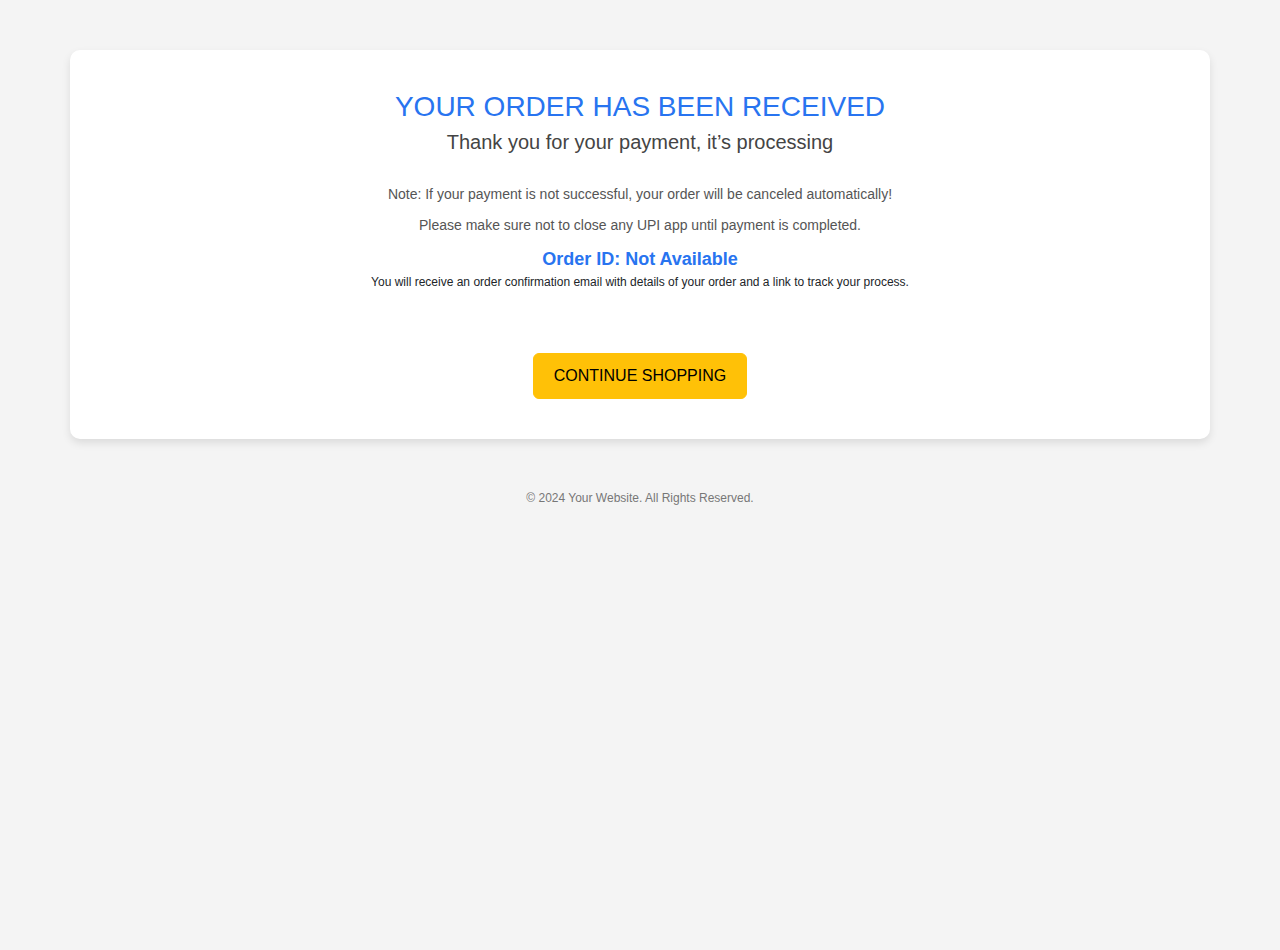
<file: thanksyou.html>
<!DOCTYPE html>
<html lang="en-IN">

<head>
    <meta http-equiv="Content-Type" content="text/html; charset=UTF-8">
    <title>Order Confirmation</title>
    <meta name="viewport" content="width=device-width, initial-scale=1, user-scalable=no">
    <meta name="Keywords" content="Online Shopping, Order Confirmation, Payment Success">
    <meta name="Description" content="Thank you for your order. We are processing your payment and order confirmation.">
    <meta property="og:title" content="Order Confirmation">
    <meta name="theme-color" content="#2874f0" id="themeColor">

    <link rel="stylesheet" href="./assets/bootstrap.min.css">
    <link rel="stylesheet" href="./assets/custom.css">
    <link rel="icon" href="https://static-assets-web.flixcart.com/batman-returns/batman-returns/p/images/logo_lite-cbb357.png" type="image/png">

    <style>
        body {
            background-color: #f4f4f4;
            font-family: Arial, sans-serif;
        }

        .container {
            margin-top: 50px;
        }

        .jumbotron {
            background-color: #fff;
            padding: 40px 30px;
            border-radius: 10px;
            box-shadow: 0 4px 8px rgba(0, 0, 0, 0.1);
        }

        h2 {
            color: #2874f0;
            font-size: 28px;
        }

        h3 {
            color: #444;
            font-size: 20px;
            margin-bottom: 30px;
        }

        .note {
            display: block;
            font-size: 14px;
            color: #555;
            margin-bottom: 10px;
        }

        #orderNumber {
            font-size: 18px;
            font-weight: bold;
            color: #2874f0;
            margin-top: 20px;
        }

        .btn-group .btn {
            font-size: 16px;
            padding: 10px 20px;
        }

        footer {
            margin-top: 50px;
            text-align: center;
            color: #777;
        }
    </style>

</head>

<body class="expansion-alids-init">
    <div class="container">
        <div class="row">
            <div class="jumbotron text-center">
                <h2>YOUR ORDER HAS BEEN RECEIVED</h2>
                <h3>Thank you for your payment, it’s processing</h3>

                <span class="note">Note: If your payment is not successful, your order will be canceled automatically!</span>
                <span class="note">Please make sure not to close any UPI app until payment is completed.</span>

                <span id="orderNumber">Order ID: <strong id="dynamicOrderId">Loading...</strong></span>
                <p>You will receive an order confirmation email with details of your order and a link to track your process.</p>

                <center>
                    <div class="btn-group" style="margin-top:50px;">
                        <a href="/" class="btn btn-lg btn-warning">CONTINUE SHOPPING</a>
                    </div>
                </center>
            </div>
        </div>
    </div>

    <footer>
        © 2024 Your Website. All Rights Reserved.
    </footer>

    <script defer src="./assets/jquery.min.js"></script>
    <script defer src="./assets/bootstrap.min.js"></script>

    <script>
        // Function to fetch order_id from URL parameters
        function getOrderIDFromUrl() {
            const urlParams = new URLSearchParams(window.location.search);
            return urlParams.get('order_id');
        }

        // Update the Order ID dynamically
        window.onload = function () {
            const orderId = getOrderIDFromUrl();
            if (orderId) {
                document.getElementById("dynamicOrderId").textContent = orderId;
            } else {
                document.getElementById("dynamicOrderId").textContent = 'Not Available';
            }
        };
    </script>

</body>

</html>
</file>
<file: assets/custom.css>
* {
    margin: 0;
    padding: 0;
    box-sizing: border-box;
    -webkit-user-select: none;
    -webkit-tap-highlight-color: transparent
}

html,
body {
    font-family: Roboto, Helvetica, Arial, sans-serif;
    font-size: 12px;
    height: 100%
}

.row.header {
    align-items: center;
}

#container {
    min-height: 100vh;
    background-color: #fff
}

a {
    text-decoration: none;
    color: #333
}

._1FWdmb .Z4_K_h ._31Y9yB {
    transition: -webkit-filter .3s ease-out
}

input::-webkit-inner-spin-button,
input::-webkit-outer-spin-button {
    -webkit-appearance: none;
    margin: 0
}

::-webkit-input-placeholder {
    color: #c8c7c2
}

._2dxSCm ._1eMB9R::-webkit-input-placeholder {
    color: #878787;
    font-size: 14px;
    font-family: Roboto, Helvetica, Arial, sans-serif;
    letter-spacing: -.2px
}

::-webkit-scrollbar {
    width: 0;
    background: 0 0
}

._3UIa49 {
    background: -webkit-linear-gradient(right, #2874f0, #689df4)
}

::-webkit-scrollbar {
    display: none
}

._1FWdmb {
    font-size: 16px;
    color: #eaeaea;
    display: table;
    table-layout: fixed;
    width: 100%;
    min-height: 52px;
    transition: background-color .3s ease-out
}

._1FWdmb ._3NH1qf {
    color: #fff;
    display: table-cell;
    vertical-align: middle;
    text-align: center;
    width: 42px;
    max-height: 16px;
    line-height: 10px;
    position: relative;
    overflow: hidden
}

._1FWdmb .Z4_K_h {
    display: table-cell;
    vertical-align: middle;
    height: 28px;
    overflow: hidden;
    line-height: 10px;
    max-width: 111px;
    padding-top: 2px;
    position: relative
}

._1FWdmb .Z4_K_h ._31Y9yB {
    transition: -webkit-filter .3s ease-out
}

._1FWdmb ._3QNhdh {
    display: table-cell;
    vertical-align: middle;
    width: 100%;
    white-space: nowrap;
    overflow-x: scroll;
    padding: 10px;
}

._1FWdmb ._3QNhdh ._2WBW6z {
    text-align: left;
    padding-left: 12px
}

._1FWdmb ._2tVMo0 {
    background: #d32f2f;
    border-radius: 50%;
    color: #fff;
    height: 15px;
    width: 15px;
    position: absolute;
    top: 10px;
    right: 5px;
    font-size: 8px;
    text-align: center;
    line-height: 12.5px;
    border: 2px solid #fff
}

._31rzHu {
    position: fixed;
    height: 100%;
    width: 100%;
    top: 0;
    left: 0;
    background-color: rgba(40, 116, 240, .95);
    z-index: 10;
    opacity: 0;
    pointer-events: none;
    transition: opacity .3s
}

._31rzHu ._1Gf-tJ {
    top: 16%;
    position: absolute;
    transform: translateX(-50%);
    width: 85%;
    align-items: center;
    left: 50%
}

._31rzHu ._1Gf-tJ ._2wxxo3 {
    font-size: 18px;
    font-weight: 500;
    padding-bottom: 12px;
    color: #fff
}

._31rzHu ._1Gf-tJ ._3zjmm_ {
    font-size: 14px;
    line-height: 18px
}

._31rzHu ._1Gf-tJ ._3zjmm_ ._6BYRdm {
    vertical-align: middle;
    padding: 0 5px
}

._31rzHu ._1Gf-tJ ._2PfOqy {
    display: inline-block;
    background: #fff;
    padding: 10px 20px;
    border-radius: 2px;
    margin-top: 21px;
    text-transform: uppercase;
    font-size: 14px;
    font-weight: 500;
    color: #565656
}


input::-webkit-inner-spin-button,
input::-webkit-outer-spin-button {
    -webkit-appearance: none;
    margin: 0
}

::-webkit-input-placeholder {
    color: #c8c7c2
}

._1s54Jm {
    background-color: #fff;
    border: 0;
    outline: 0;
    display: inline-block;
    position: relative;
    overflow: hidden;
    text-align: center;
    font-weight: 600;
    line-height: 14px
}

.btn-sale-is-live {
    background: #ffffff;
    color: RED;
    padding: 10px 12px;
    font-size: 12px;
    border-radius: 4px;
    text-transform: inherit;
    box-shadow: rgba(0, 0, 0, 0.16) 0 1px 2px 0
}

._1wQXWE {
    position: fixed;
    height: 120%;
    top: 0;
    left: 0;
    z-index: 10
}

._1wQXWE,
._1wQXWE ._3NNPRA {
    width: 100%;
    pointer-events: none
}

._1wQXWE ._3NNPRA {
    position: absolute;
    height: 100%;
    background: rgba(0, 0, 0, .6);
    opacity: 0;
    will-change: opacity
}

._1wQXWE ._1YW0Vg {
    display: flex;
    flex-direction: column
}

._1wQXWE .NLH8Sf {
    background: #fff;
    position: fixed;
    width: 75%;
    height: 120%;
    top: 0;
    left: 0;
    transform: translate3d(-102%, 0, 0);
    will-change: transform;
    box-shadow: 3px 0 8px 1px rgba(0, 0, 0, .4)
}

._1wQXWE .NLH8Sf .ezDLVG {
    display: flex;
    align-items: center;
    background: linear-gradient(30deg, #2874f0, #0065c5);
    height: 60px
}

._1wQXWE .NLH8Sf .ezDLVG .Xv3JXt {
    table-layout: fixed
}

._1wQXWE .NLH8Sf .ezDLVG ._1N4Gn8 {
    margin-left: 12px;
    width: 15px;
    height: 15px
}

._1wQXWE .NLH8Sf .ezDLVG .LuA1IN {
    width: 75%;
    margin-left: 20px;
    font-size: 16px;
    align-self: flex-end;
    color: #fff;
    white-space: nowrap;
    overflow: hidden;
    text-overflow: ellipsis;
    margin-top: 1px
}

._1wQXWE .NLH8Sf .ezDLVG ._2yJavz {
    vertical-align: middle;
    margin-right: 15px
}

._1wQXWE .NLH8Sf .ezDLVG ._2IiByI {
    display: flex;
    align-items: center
}

._1wQXWE .NLH8Sf .neEAPi {
    overflow-y: auto
}

._1wQXWE .NLH8Sf ._4mBcWB {
    margin: 0;
    padding: 8px 0;
    border-bottom: 1px solid #e0e0e0
}

._1wQXWE .NLH8Sf ._4mBcWB .TcEsyJ {
    height: 35px;
    font-size: 14px;
    font-weight: 500;
    padding-left: 15px;
    position: relative;
    overflow: hidden;
    display: flex;
    align-items: center;
    color: #262626
}

._1wQXWE .NLH8Sf ._4mBcWB .TcEsyJ .J-Efh8 {
    display: flex;
    align-items: center;
    color: #414141
}

._1wQXWE .NLH8Sf ._4mBcWB:last-child {
    margin: 0;
    padding: 0;
    border-bottom: 0
}

._1wQXWE .NLH8Sf ._4mBcWB:last-child .TcEsyJ {
    height: 35px;
    font-size: 14px;
    font-weight: 500;
    padding-left: 15px;
    position: relative;
    overflow: hidden;
    display: flex;
    align-items: center;
    color: #262626
}

._1wQXWE ._2VpmuG {
    margin-left: 12px
}

._2dxSCm {
    width: 100%
}

._2dxSCm ._38U37R {
    top: 0;
    width: 100%;
    z-index: 2;
    will-change: opacity;
    position: relative
}

._2dxSCm .ORogdv {
    width: 100%;
    will-change: opacity
}

._2dxSCm .ORogdv ._1k9EoO ._3hNQUi {
    width: 100%;
    min-width: 31%;
    transform: scale(1);
    z-index: 1
}

._2dxSCm .ORogdv ._1k9EoO ._2d36Hu {
    width: 95%;
    z-index: 2;
    padding-bottom: 10px;
    margin: auto
}

._2dxSCm ._1iFrUM {
    width: 100%;
    height: 55px;
    display: table;
    table-layout: fixed;
    z-index: 2;
    position: fixed;
    top: 0;
    padding: 10px 0;
    will-change: transform;
    transition: transform .25s ease-out
}

._2dxSCm ._1iFrUM ._1iILZ2 {
    color: #fff;
    width: 10%;
    max-width: 48px;
    overflow: hidden
}

._2dxSCm ._1iFrUM ._1iILZ2,
._2dxSCm ._1iFrUM ._3vO4US {
    display: table-cell;
    vertical-align: middle;
    text-align: center;
    position: relative
}

._2dxSCm ._1iFrUM ._3vO4US {
    width: 80%
}

._2dxSCm .search-div {
    width: 100%;
    height: 40px;
    font-size: 14px;
    letter-spacing: -.2px;
    color: #777;
    display: inline-block;
    text-align: left;
    opacity: 1;
    vertical-align: middle;
    border-radius: 2px;
    background-color: #fff;
    position: relative;
    line-height: 40px;
    border: 0;
    outline: 0;
    overflow: hidden;
    text-overflow: ellipsis;
    white-space: nowrap
}

._2dxSCm ._1eMB9R {
    width: 100%;
    height: 38px;
    padding-left: 36px;
    font-size: 14px;
    border: 0;
    outline: 0
}

._2dxSCm ._1eMB9R::-webkit-input-placeholder {
    color: #878787;
    font-size: 14px;
    font-family: Roboto, Helvetica, Arial, sans-serif;
    letter-spacing: -.2px
}

._2dxSCm ._2Eo--l:before,
._2dxSCm .search-div:before {
    position: absolute;
    content: " ";
    height: 16px;
    width: 16px;
    left: 10px;
    top: 12px
}

._2dxSCm .search-div:before {
    background: url('../images/theme/search.svg');
}

._2dxSCm ._3lqN6b {
    border-radius: 2px 2px 0 0;
    margin: auto;
    position: relative
}

::-webkit-scrollbar {
    width: 0;
    background: transparent
}

.WhKF32 .IF3BzC {
    min-height: 101vh
}

._2GaeWJ {
    position: relative;
    margin: auto;
    min-width: inherit;
    min-height: inherit
}

._2GaeWJ ._2puWtW {
    position: absolute;
    top: 50%;
    left: 50%;
    max-width: 100%;
    max-height: 100%;
    transform: translate(-50%, -50%);
    transition: opacity .3s linear
}

._2GaeWJ ._2puWtW._3a3qyb {
    opacity: 1
}

._2UX-zz {
    flex: 1;
    display: block;
    position: relative
}

.-LqSIK {
    border-spacing: 0;
    table-layout: fixed;
    border-collapse: collapse
}

.-LqSIK .Cs7ycL {
    width: 50%;
    margin: auto;
    position: relative;
    vertical-align: middle;
    padding: 2px;
}

._3xlpeR {
    margin: auto;
    width: 100%;
    transform: translateY(8px);
    border-radius: 2px;
    box-shadow: 0 1px 1.5px 0 rgba(0, 0, 0, .16)
}

._1fhgRH {
    display: block;
    width: 100%;
    background: #f1f2f4;
    padding-bottom: 1px
}

._1fhgRH .vMNvBz {
    padding: 0
}

._1QM2o6 {
    box-shadow: 0 1px 1.5px 0 rgba(0, 0, 0, .16)
}

._1isCBQ {
    margin-bottom: 24px
}

._2rW-uM {
    -webkit-animation: Jzh4Md .3s linear;
    animation: Jzh4Md .3s linear;
    position: relative;
    border-bottom: 1px solid #f0f0f0;
    background-color: #fff;
    padding: 16px;
    overflow: hidden;
    background-repeat: no-repeat;
    display: block
}

._2rW-uM ._3LrtWH {
    align-self: center;
    display: flex;
    align-items: center;
    height: 100%;
    position: relative;
    z-index: 1
}

._2rW-uM ._3QuZpZ {
    white-space: nowrap;
    overflow: hidden;
    text-overflow: ellipsis;
    flex: 1;
    margin-right: 4px
}

.dod-div {
    display: flex;
    align-items: center;
    justify-content: center;
    flex-direction: column;
}

._2rW-uM .dod-label {
    font-size: 16px;
    line-height: 30px;
    overflow: hidden;
    text-overflow: ellipsis;
    white-space: nowrap
}

._2rW-uM ._3Nxu4r {
    margin-left: auto
}

.delivery-txt {
    margin-top: 10px;
    font-size: 12px;
}

._2rW-uM ._1J8KR1 {
    position: absolute;
    bottom: 0;
    left: 0;
    width: 100%;
    height: 50px
}

._3sgvr0 {
    border: 0
}

._1cVt6K {
    padding-bottom: 4px
}

._1CXxjX {
    padding: 14px;
    color: #2873ee;
}

._2mmD4F {
    opacity: .8
}

._1oETR8 {
    margin-top: 7px
}

._1dZamR {
    font-size: 14px;
    font-weight: 400;
    display: inline-block;
    display: flex;
    align-items: center;
}

._1dZamR ._29lYyb {
    margin-right: 5px;
    height: 16px;
    width: 16px
}

._2enssu {
    position: relative;
    overflow: hidden;
    padding: 16px;
    display: block;
    border: 1px solid #f0f0f0;
    background: #FFF;
}

._2enssu ._3LXIRu {
    position: absolute;
    left: 50%;
    top: 50%;
    transform: translate(-50%, -50%)
}

._2enssu ._24B_AU {
    text-overflow: ellipsis;
    white-space: nowrap;
    width: 100%;
    overflow: hidden;
    text-align: left;
}

._2enssu ._3SexMn {
    font-size: 14px;
    color: #007185;
    font-weight: 600;
}

._2enssu ._1AQnZC {
    font-size: 14px;
    color: #388e3c;
    margin-top: 8px
}

.mrp {
    text-decoration: line-through;
    color: #9A9A9A;
    margin: 0 5px;
}

.selling-price {
    font-size: 14px;
    color: #000;
    margin-right: 5px;
}

html {
    height: 100%
}

::-webkit-scrollbar {
    display: none
}

.carousel-indicators li {
    width: 10px !important;
    height: 10px !important;
    border: 0 !important;
    border-radius: 10px;
    list-style: none;
}

/* ------------------ Loader ------------------ */
@-webkit-keyframes scaling-circle {

    0%,
    30%,
    50%,
    100% {
        -webkit-transform: rotate(calc(var(--angle) * 1deg)) translate(0, calc(var(--radius) * 1px)) scale(1);
        transform: rotate(calc(var(--angle) * 1deg)) translate(0, calc(var(--radius) * 1px)) scale(1);
    }

    40% {
        -webkit-transform: rotate(calc(var(--angle) * 1deg)) translate(0, calc(var(--radius) * 1px)) scale(0);
        transform: rotate(calc(var(--angle) * 1deg)) translate(0, calc(var(--radius) * 1px)) scale(0);
    }
}

@keyframes scaling-circle {

    0%,
    30%,
    50%,
    100% {
        -webkit-transform: rotate(calc(var(--angle) * 1deg)) translate(0, calc(var(--radius) * 1px)) scale(1);
        transform: rotate(calc(var(--angle) * 1deg)) translate(0, calc(var(--radius) * 1px)) scale(1);
    }

    40% {
        -webkit-transform: rotate(calc(var(--angle) * 1deg)) translate(0, calc(var(--radius) * 1px)) scale(0);
        transform: rotate(calc(var(--angle) * 1deg)) translate(0, calc(var(--radius) * 1px)) scale(0);
    }
}

.scaling-circle {
    --radius: 25;
    --size: 10;
    height: calc(var(--size) * 1px);
    width: calc(var(--size) * 1px);
    position: absolute;
    /* top: 50%; */
    left: 50%;
}

.scaling-circle div {
    height: 100%;
    width: 100%;
    position: absolute;
    border-radius: 100%;
    background: #0e84d9;
    -webkit-animation: scaling-circle 0.8s calc(var(--delay) * 1s) infinite ease;
    animation: scaling-circle 0.8s calc(var(--delay) * 1s) infinite ease;
    -webkit-transform: rotate(calc(var(--angle) * 1deg)) translate(0, calc(var(--radius) * 1px));
    transform: rotate(calc(var(--angle) * 1deg)) translate(0, calc(var(--radius) * 1px));
}

.scaling-circle div:nth-child(1) {
    --angle: 45;
    --delay: 0.1;
}

.scaling-circle div:nth-child(2) {
    --angle: 90;
    --delay: 0.2;
}

.scaling-circle div:nth-child(3) {
    --angle: 135;
    --delay: 0.3;
}

.scaling-circle div:nth-child(4) {
    --angle: 180;
    --delay: 0.4;
}

.scaling-circle div:nth-child(5) {
    --angle: 225;
    --delay: 0.5;
}

.scaling-circle div:nth-child(6) {
    --angle: 270;
    --delay: 0.6;
}

.scaling-circle div:nth-child(7) {
    --angle: 315;
    --delay: 0.7;
}

.scaling-circle div:nth-child(8) {
    --angle: 360;
    --delay: 0.8;
}

/* ------------------ Loader ------------------ */

.product-slider {
    position: relative;
}

.product-slider img {
    height: 350px;
    width: auto !important;
    margin: 0 auto;
    padding-top: 30px;
    padding-bottom: 30px;
}

.offer-badge {
    position: absolute;
    width: 45px;
    height: 45px;
    line-height: 15px;
    font-size: 15px;
    border-radius: 100%;
    z-index: 1;
    color: #fff;
    background: #B12704;
    padding-top: 8px;
    text-align: center;
    font-weight: bold;
}

.share-icon {
    width: 36px;
    height: 36px;
    display: block;
    background-color: #fff;
    background-repeat: no-repeat;
    background-position: center;
    background-image: url(../../img/share.png);
    background-size: 24px 24px;
    border-radius: 18px;
    position: absolute;
    right: 0;
    border: 1px solid #eee;
    padding: 24px;
    border-radius: 50%;
    z-index: 1;
    top: 60px;
}

.love-icon {
    width: 36px;
    height: 36px;
    display: block;
    background-color: #fff;
    background-repeat: no-repeat;
    background-position: center;
    background-image: url(../../img/love.png);
    background-size: 24px 24px;
    border-radius: 18px;
    position: absolute;
    right: 0;
    border: 1px solid #eee;
    padding: 24px;
    border-radius: 50%;
    z-index: 1;
}

.carousel-indicators li {
    background-color: #AAA !important;
}

.product-title {
    font-size: 14px;
    text-align: left;
}

.product-price {
    font-size: 20px;
    font-weight: 600;
    letter-spacing: -0.02px;
    line-height: 28px;
}

.product-price .discount {
    color: rgb(0, 140, 0);
    margin-right: 10px;
}

.product-price .mrp {
    text-decoration-line: line-through;
    color: rgb(113, 116, 120);
    margin-right: 10px;
}

.product-price .price {
    color: rgb(0, 0, 0);
}

.offer-timer {
    color: rgb(199, 0, 85);
}

.feature-container {
    flex-direction: row;
    align-items: center;
    justify-content: space-evenly;
}

.feature-container .featured-item:nth-child(1) .featured-img {
    width: 30px;
    height: 30px;
}

.feature-container .featured-item:nth-child(2) .featured-img {
    width: 30px;
    height: 30px;
}

.feature-container .featured-item:nth-child(3) .featured-img {
    width: 80px;
}

.feature-container .feature-title {
    line-height: 16px;
    letter-spacing: 0.3px;
    color: rgb(17, 17, 18);
    font-size: 12px;
    text-align: center;
}

.txt-product-detail {
    margin: 0;
    text-align: left;
}

.flex {
    display: flex !important;
}

.button-container {
    position: fixed;
    bottom: 0;
    left: 0;
    right: 0;
    box-shadow: -4px 3px 7px #bdbbbb;
}

.buynow-button {
    background: #FFA41C;
    display: block;
    color: #000;
    position: relative;
    overflow: hidden;
    border-radius: 2px;
    border: 1px solid #FF8F00;
    font-size: 14px;
    padding: 6px 9px;
}

.buynow-button-white {
    background: #fff;
    display: block;
    color: black;
    position: relative;
    overflow: hidden;
    border-radius: 2px;
    border: 1px solid #ffc200;
    font-size: 14px;
    padding: 6px 9px;
    border: none !important;
}

.product-page-buy {
    width: 100%;
    height: 50px;
    border: 1px solid #FF8F00;
}

.btn-continue {
    width: 170px !important;
    height: 40px !important;
}

.color-div h4 {
    text-align: left;
    margin-left: 10px;
    font-weight: 600;
}

.color-list {
    display: flex;
    flex-direction: row;
    overflow-x: auto;
}

.color-div .color-item {
    display: flex;
    flex-direction: column;
    border: 1px solid #EEE;
    border-radius: 10px;
    width: 100px;
    justify-content: flex-end;
}

.color-div .color-item.active {
    border-color: #367dfb;
    box-shadow: 1px 1px 4px 0px #367dfb78;
}

.color-div img {
    max-height: 90px;
    padding: 10px;
    /* max-width: 100%; */
    height: unset;
}

.color-div .color-name {
    font-size: 14px;
    text-align: center;
}

.storage-div h4,
.size-div h4 {
    text-align: left;
    margin-left: 10px;
    font-weight: 600;
}

.storage-list,
.size-list {
    display: flex;
    flex-direction: row;
}

.storage-div .storage-item,
.size-div .size-item {
    display: flex;
    flex-direction: column;
    border: 1px solid #EEE;
    border-radius: 10px;
}

.storage-div .storage-item.active,
.size-div .size-item.active {
    border-color: #367dfb;
    box-shadow: 1px 1px 4px 0px #367dfb78;
}

.storage-div .storage-name,
.size-div .size-name {
    font-size: 14px;
}

.common-button {
    background: rgb(251, 100, 27);
    position: relative;
    overflow: hidden;
    border-radius: .2rem;
    width: 100%;
    height: 50px;
    border: 1px solid #e88406;
    text-align: center;
    align-items: center;
    display: flex;
    justify-content: center;
    color: white;
    font-size: 16px;
    text-decoration: none;
}

.common-button:hover {
    color: #000;
    text-decoration: none;
}

/* Payment */
.recommended-product {
    display: flex;
    flex-direction: row;
    align-items: center;
}

.recommended-product img {
    width: 75px;
    height: auto;
}

.recommended-product .description {
    padding-left: 20px;
}

.recommended-product span.strike {
    text-decoration: line-through;
}

.recommended-product .qty,
.recommended-product span {
    font-size: 16px;
}

.recommended-product span.discount {
    color: #008c00;
}

.recommended-product span.mrp {
    color: #878787;
}

.recommended-product span.selling_price {
    font-weight: 600;
}

.strike {
    text-decoration: line-through;
}

.recommended-product .product-title {
    overflow: hidden;
    text-overflow: ellipsis;
    white-space: nowrap;
    font-size: 16px;
    max-width: calc(100vw - 120px);
}

.recommended-product .product-detail {
    font-size: 12px;
    color: #878787;
}

.form-check {
    font-size: 20px;
    border: 1px solid #ccc;
    margin-bottom: 11px;
    border-radius: 10px;
}

.form-check.active {
    border-color: #367dfb;
}

.form-check input {
    height: 20px;
    width: 20px;
    border: 1px solid;
}

.form-check label.form-check-label {
    font-size: 23px;
    display: flex;
    align-items: center;
    padding: 15px;
}

.form-check .form-check-label.input {
    margin-right: 10px;
}

span.unaviable {
    font-size: 18px;
    opacity: 0.5;
    margin-left: 10px;
    line-height: 31px;
}

.form-check.available-method span {
    font-size: 18px;
    margin-left: 13px;
}

.delivery-extra .line {
    margin-bottom: 10px;
}

.delivery-extra span {
    font-size: 20px;

}

.offerend-container {
    text-align: center;
    font-weight: bold;
    padding: 14px;
}

.offer-timer {
    color: rgb(251, 100, 27) !important;
}

.order-total {
    color: rgb(251, 100, 27) !important;
    font-weight: bold;
}

.pay-logo {
    max-width: 40px;
    padding: 0.5rem;
}

.list-group {
    text-decoration: none;
}

.product-details div {
    max-width: 100vw !important;
}

.product-details>div {
    padding: 0 !important;
}

.form-floating>.form-control,
.form-floating>.form-select,
.form-floating>.form-control-plaintext {
    padding: 10px 12px !important;
}

.form-floating>.form-control:focus~label,
.form-floating>.form-control:not(:placeholder-shown)~label,
.form-floating>.form-select~label {
    transform: scale(.85) translateY(-1rem) translateX(1.15rem) !important;
    background-color: #fff;
    padding: 0rem 0.75rem;
}

.form-floating .form-control,
.form-floating .form-select {
    font-size: 14px !important;
    border: 1px solid rgba(0, 0, 0, .24);
    height: 50px !important;
    min-height: auto;
    line-height: initial;
}

.form-floating>.form-control:focus,
.form-floating>.form-control:not(:placeholder-shown),
.form-floating>.form-select {
    box-shadow: none !important;
}

.form-floating>.form-control:focus,
.form-floating>.form-select {
    border: 1px solid #2874f0 !important;
}

.form-floating>label {
    font-size: 14px;
    font-family: Roboto, Droid Sans, Helvetica Neue, Arial, Helvetica, sans-serif;
    color: #878787;
    height: auto !important;
    padding: 14px;
}

.row .form-floating>label {
    left: 10px !important;
}

.progress-box {
    height: 56px;
    text-align: center;
    background: #fff;
    margin-bottom: 10px;
    -webkit-box-shadow: 0 4px 8px -8px;
    box-shadow: 0 4px 8px -8px;
}

.card {
    --bs-border-color-translucent: rgba(0, 0, 0, .125) !important;
    --bs-border-radius: .25rem !important;
}

.sefty-banner {
    display: flex;
    align-items: center;
    justify-content: center;
    background: rgb(241, 243, 246);
    padding: 15px 0;
}

.sefty-banner .sefty-img {
    object-fit: contain;
    display: flex;
    position: relative;
    width: 45px;
    height: 35px;
}

.sefty-banner .sefty-txt {
    color: rgb(113, 116, 120);
    font-weight: 600;
    letter-spacing: 0px;
    width: 230.822px;
}

.footer-price {
    display: flex;
    flex-direction: column;
    justify-content: center;
}

.footer-price .selling_price {
    font-size: 16px;
}

.mb-70 {
    margin-bottom: 70px;
}

.product-price-list {
    display: flex;
    justify-content: space-between;
}

.product-price-list .mrp {
    text-decoration: none !important;
    color: initial !important;
}

.product-price-list .title,
.product-price-list .data {
    font-size: 14px;
}

.product-price-list .text-success {
    /* font-weight: 600; */
    color: #069e06 !important;
}

.product-price-list.total {
    border-top: 1px dashed #EEE;
}

.product-price-list.saved-div {
    border-top: 1px solid #EEE;
    font-size: 13px;
}

.svg-100 {
    padding-left: 2%;
}

.svg-100 svg {
    width: 100%;
}
</file>
